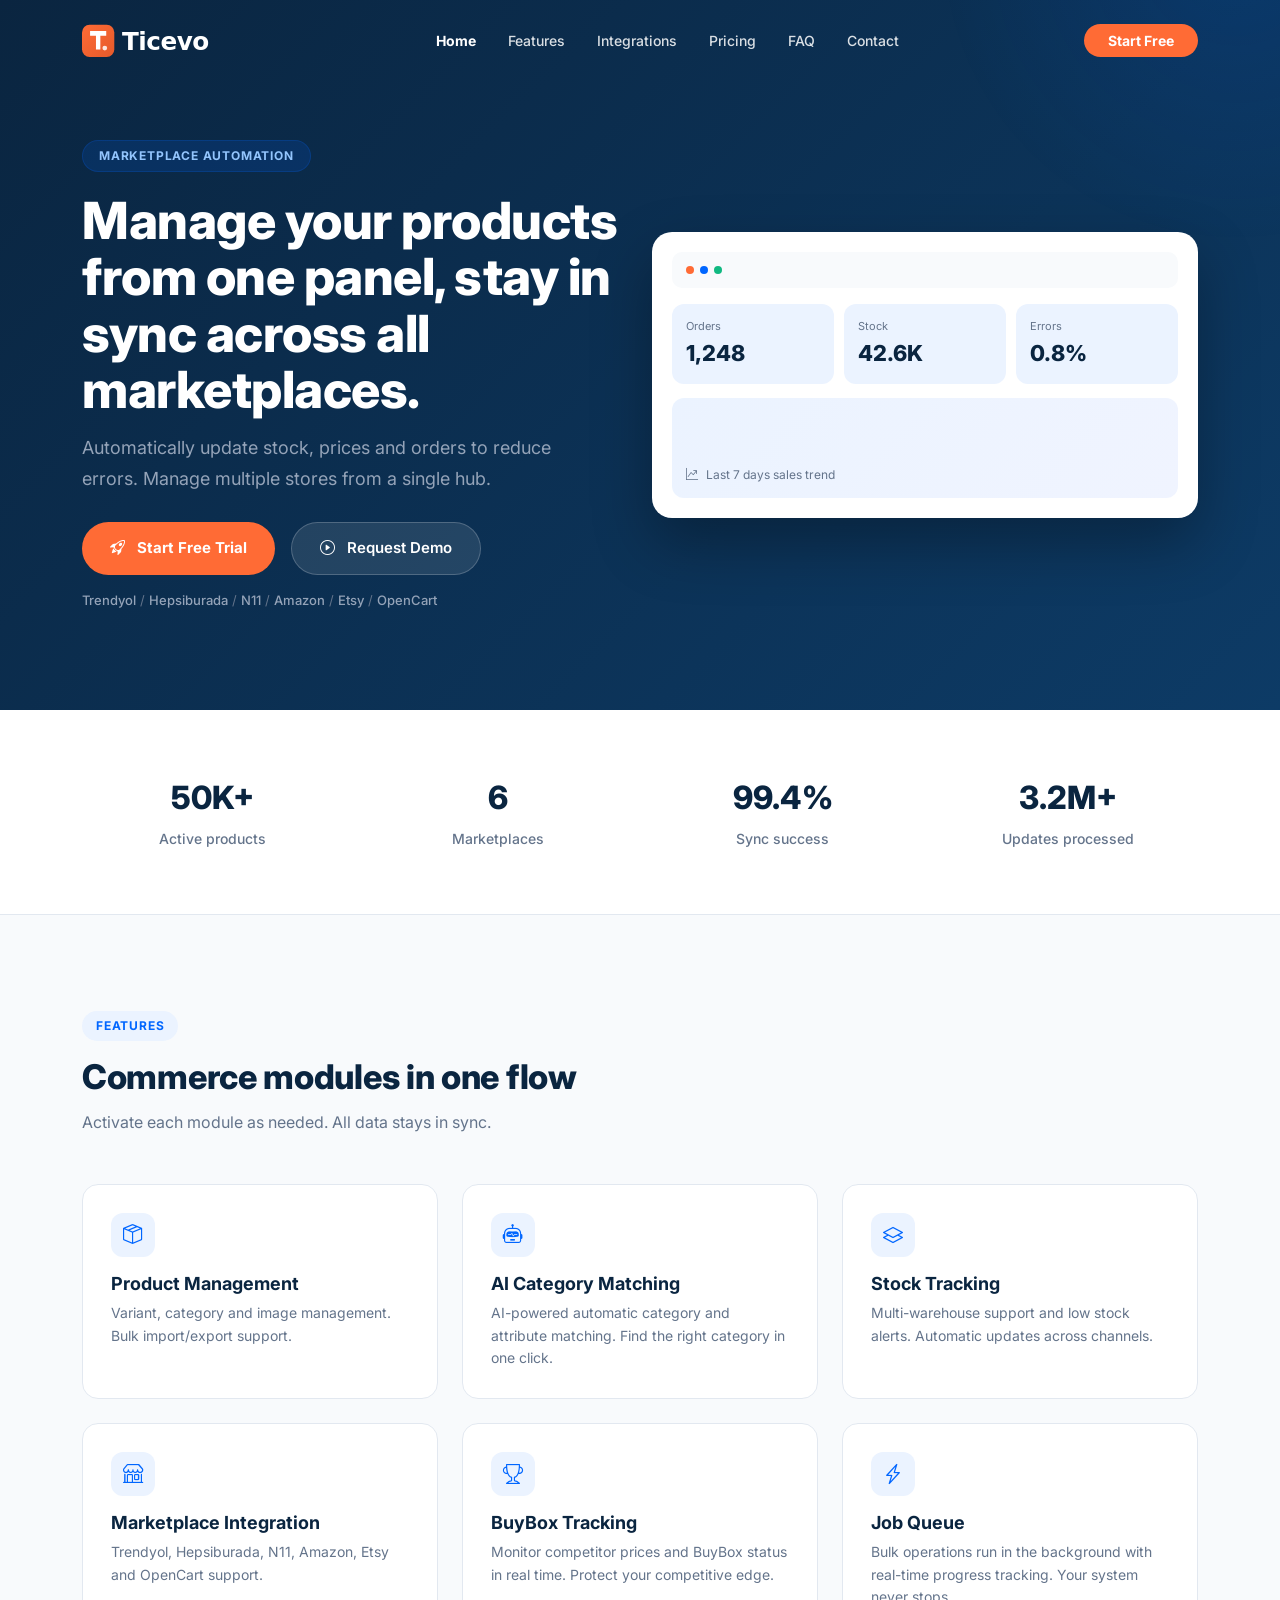
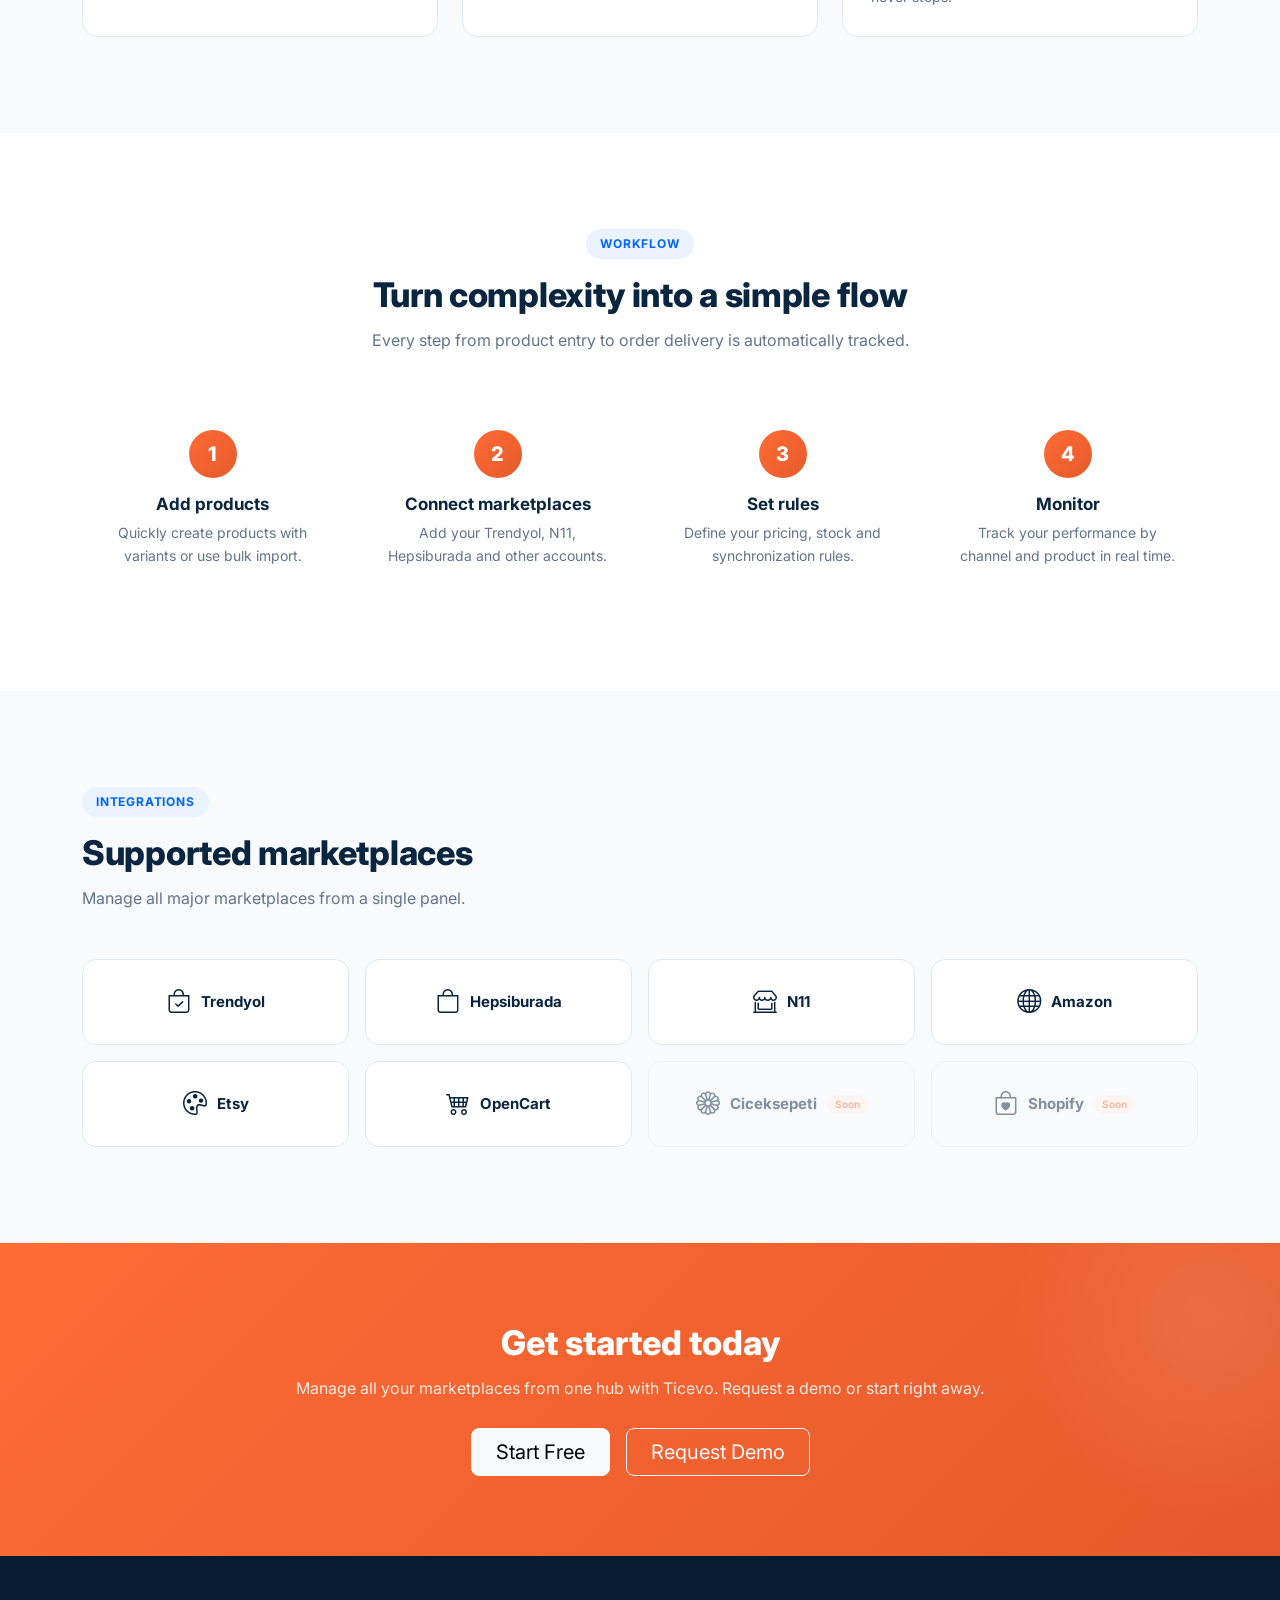
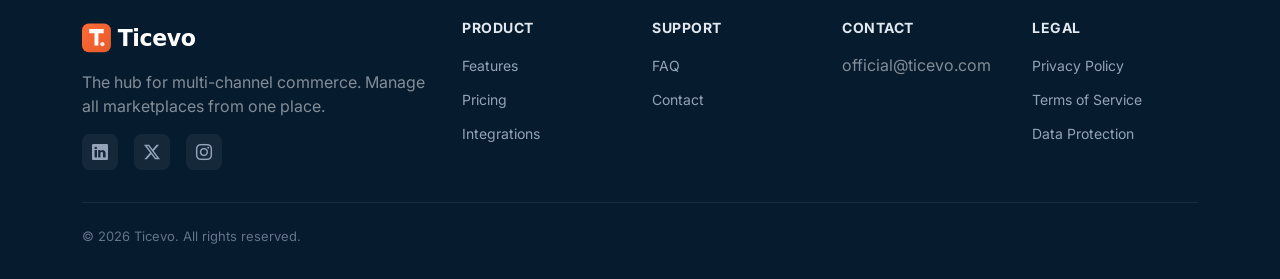
<file: index.html>
<!DOCTYPE html>
<html lang="en">
<head>
    <meta charset="utf-8" />
    <meta name="viewport" content="width=device-width, initial-scale=1.0" />
    <title>Ticevo - Marketplace Automation Platform</title>
    <meta name="description" content="Manage all your marketplaces from a single dashboard. Automated stock, price and order synchronization with Ticevo." />
    <meta property="og:site_name" content="Ticevo" />
    <meta property="og:title" content="Ticevo - Marketplace Automation Platform" />
    <meta property="og:description" content="Manage all your marketplaces from a single dashboard. Automated stock, price and order synchronization." />
    <meta property="og:type" content="website" />
    <meta property="og:url" content="https://ticevo.com" />
    <link rel="icon" href="/favicon.ico" sizes="32x32" />
    <link rel="icon" href="/favicon.svg" type="image/svg+xml" />
    <link rel="apple-touch-icon" href="/apple-touch-icon.png" />
    <link rel="manifest" href="/site.webmanifest" />
    <link rel="canonical" href="https://ticevo.com" />
    <link rel="preconnect" href="https://fonts.googleapis.com" />
    <link rel="preconnect" href="https://fonts.gstatic.com" crossorigin />
    <link href="https://fonts.googleapis.com/css2?family=Inter:wght@400;500;600;700;800&display=swap" rel="stylesheet" />
    <link href="https://cdn.jsdelivr.net/npm/bootstrap@5.3.3/dist/css/bootstrap.min.css" rel="stylesheet" />
    <link href="https://cdn.jsdelivr.net/npm/bootstrap-icons@1.11.3/font/bootstrap-icons.min.css" rel="stylesheet" />
    <link href="https://unpkg.com/aos@2.3.4/dist/aos.css" rel="stylesheet" />
    <link rel="stylesheet" href="css/site.css" />
</head>
<body>
    <a class="skip-link visually-hidden-focusable" href="#content">Skip to content</a>

    <nav class="navbar navbar-expand-lg fixed-top" id="mainNavbar">
        <div class="container">
            <a class="navbar-brand d-flex align-items-center gap-2" href="/">
<img src="/logo-white.svg" alt="Ticevo" class="navbar-logo" id="navbarLogo" height="38">
            </a>
            <button class="navbar-toggler border-0" type="button" data-bs-toggle="collapse" data-bs-target="#navbarNav" aria-controls="navbarNav" aria-expanded="false" aria-label="Toggle navigation">
                <span class="navbar-toggler-icon"></span>
            </button>
            <div class="collapse navbar-collapse" id="navbarNav">
                <ul class="navbar-nav mx-auto gap-1">
                    <li class="nav-item"><a class="nav-link active" href="/">Home</a></li>
                    <li class="nav-item"><a class="nav-link" href="features.html">Features</a></li>
                    <li class="nav-item"><a class="nav-link" href="integrations.html">Integrations</a></li>
                    <li class="nav-item"><a class="nav-link" href="pricing.html">Pricing</a></li>
                    <li class="nav-item"><a class="nav-link" href="faq.html">FAQ</a></li>
                    <li class="nav-item"><a class="nav-link" href="contact.html">Contact</a></li>
                </ul>
                <a class="btn btn-accent rounded-pill px-4 fw-bold" href="contact.html">Start Free</a>
            </div>
        </div>
    </nav>

    <main id="content" role="main">
        <!-- Hero -->
        <section class="hero">
            <div class="container">
                <div class="row align-items-center">
                    <div class="col-lg-6" data-aos="fade-up">
                        <span class="hero-badge">MARKETPLACE AUTOMATION</span>
                        <h1>Manage your products from one panel, stay in sync across all marketplaces.</h1>
                        <p class="hero-sub">Automatically update stock, prices and orders to reduce errors. Manage multiple stores from a single hub.</p>
                        <div class="d-flex gap-3 flex-wrap mb-3">
                            <a class="btn-hero-primary" href="contact.html"><i class="bi bi-rocket-takeoff me-1"></i> Start Free Trial</a>
                            <a class="btn-hero-secondary" href="contact.html"><i class="bi bi-play-circle me-1"></i> Request Demo</a>
                        </div>
                        <div class="hero-trust">
                            <span>Trendyol</span> / <span>Hepsiburada</span> / <span>N11</span> / <span>Amazon</span> / <span>Etsy</span> / <span>OpenCart</span>
                        </div>
                    </div>
                    <div class="col-lg-6 mt-4 mt-lg-0" data-aos="fade-left" data-aos-delay="200">
                        <div class="mock-card">
                            <div class="mock-top">
                                <span class="dot orange"></span>
                                <span class="dot blue"></span>
                                <span class="dot green"></span>
                            </div>
                            <div class="mock-stats">
                                <div class="mock-stat"><small>Orders</small><strong>1,248</strong></div>
                                <div class="mock-stat"><small>Stock</small><strong>42.6K</strong></div>
                                <div class="mock-stat"><small>Errors</small><strong>0.8%</strong></div>
                            </div>
                            <div class="mock-chart">
                                <i class="bi bi-graph-up-arrow me-2"></i> Last 7 days sales trend
                            </div>
                        </div>
                    </div>
                </div>
            </div>
        </section>

        <!-- Stats Strip -->
        <section class="stats-strip">
            <div class="container">
                <div class="row">
                    <div class="col-6 col-md-3" data-aos="fade-up"><div class="stat-item"><strong>50K+</strong><span>Active products</span></div></div>
                    <div class="col-6 col-md-3" data-aos="fade-up" data-aos-delay="100"><div class="stat-item"><strong>6</strong><span>Marketplaces</span></div></div>
                    <div class="col-6 col-md-3" data-aos="fade-up" data-aos-delay="200"><div class="stat-item"><strong>99.4%</strong><span>Sync success</span></div></div>
                    <div class="col-6 col-md-3" data-aos="fade-up" data-aos-delay="300"><div class="stat-item"><strong>3.2M+</strong><span>Updates processed</span></div></div>
                </div>
            </div>
        </section>

        <!-- Features Grid -->
        <section class="section section-alt">
            <div class="container">
                <span class="section-badge">FEATURES</span>
                <h2 class="section-title">Commerce modules in one flow</h2>
                <p class="section-sub">Activate each module as needed. All data stays in sync.</p>
                <div class="row g-4">
                    <div class="col-md-6 col-lg-4" data-aos="fade-up">
                        <div class="feature-card"><div class="icon-pill"><i class="bi bi-box-seam"></i></div><h3>Product Management</h3><p>Variant, category and image management. Bulk import/export support.</p></div>
                    </div>
                    <div class="col-md-6 col-lg-4" data-aos="fade-up" data-aos-delay="100">
                        <div class="feature-card"><div class="icon-pill"><i class="bi bi-robot"></i></div><h3>AI Category Matching</h3><p>AI-powered automatic category and attribute matching. Find the right category in one click.</p></div>
                    </div>
                    <div class="col-md-6 col-lg-4" data-aos="fade-up" data-aos-delay="200">
                        <div class="feature-card"><div class="icon-pill"><i class="bi bi-layers"></i></div><h3>Stock Tracking</h3><p>Multi-warehouse support and low stock alerts. Automatic updates across channels.</p></div>
                    </div>
                    <div class="col-md-6 col-lg-4" data-aos="fade-up" data-aos-delay="300">
                        <div class="feature-card"><div class="icon-pill"><i class="bi bi-shop"></i></div><h3>Marketplace Integration</h3><p>Trendyol, Hepsiburada, N11, Amazon, Etsy and OpenCart support.</p></div>
                    </div>
                    <div class="col-md-6 col-lg-4" data-aos="fade-up" data-aos-delay="400">
                        <div class="feature-card"><div class="icon-pill"><i class="bi bi-trophy"></i></div><h3>BuyBox Tracking</h3><p>Monitor competitor prices and BuyBox status in real time. Protect your competitive edge.</p></div>
                    </div>
                    <div class="col-md-6 col-lg-4" data-aos="fade-up" data-aos-delay="500">
                        <div class="feature-card"><div class="icon-pill"><i class="bi bi-lightning-charge"></i></div><h3>Job Queue</h3><p>Bulk operations run in the background with real-time progress tracking. Your system never stops.</p></div>
                    </div>
                </div>
            </div>
        </section>

        <!-- Workflow -->
        <section class="section">
            <div class="container">
                <div class="text-center mb-5">
                    <span class="section-badge">WORKFLOW</span>
                    <h2 class="section-title">Turn complexity into a simple flow</h2>
                    <p class="section-sub text-center">Every step from product entry to order delivery is automatically tracked.</p>
                </div>
                <div class="row g-4">
                    <div class="col-6 col-lg-3" data-aos="fade-up"><div class="step-card"><div class="step-number">1</div><h3>Add products</h3><p>Quickly create products with variants or use bulk import.</p></div></div>
                    <div class="col-6 col-lg-3" data-aos="fade-up" data-aos-delay="100"><div class="step-card"><div class="step-number">2</div><h3>Connect marketplaces</h3><p>Add your Trendyol, N11, Hepsiburada and other accounts.</p></div></div>
                    <div class="col-6 col-lg-3" data-aos="fade-up" data-aos-delay="200"><div class="step-card"><div class="step-number">3</div><h3>Set rules</h3><p>Define your pricing, stock and synchronization rules.</p></div></div>
                    <div class="col-6 col-lg-3" data-aos="fade-up" data-aos-delay="300"><div class="step-card"><div class="step-number">4</div><h3>Monitor</h3><p>Track your performance by channel and product in real time.</p></div></div>
                </div>
            </div>
        </section>

        <!-- Integrations Preview -->
        <section class="section section-alt">
            <div class="container">
                <span class="section-badge">INTEGRATIONS</span>
                <h2 class="section-title">Supported marketplaces</h2>
                <p class="section-sub">Manage all major marketplaces from a single panel.</p>
                <div class="row g-3">
                    <div class="col-6 col-md-4 col-lg-3" data-aos="fade-up"><div class="logo-card"><i class="bi bi-bag-check"></i> Trendyol</div></div>
                    <div class="col-6 col-md-4 col-lg-3" data-aos="fade-up" data-aos-delay="50"><div class="logo-card"><i class="bi bi-bag"></i> Hepsiburada</div></div>
                    <div class="col-6 col-md-4 col-lg-3" data-aos="fade-up" data-aos-delay="100"><div class="logo-card"><i class="bi bi-shop-window"></i> N11</div></div>
                    <div class="col-6 col-md-4 col-lg-3" data-aos="fade-up" data-aos-delay="150"><div class="logo-card"><i class="bi bi-globe"></i> Amazon</div></div>
                    <div class="col-6 col-md-4 col-lg-3" data-aos="fade-up" data-aos-delay="200"><div class="logo-card"><i class="bi bi-palette"></i> Etsy</div></div>
                    <div class="col-6 col-md-4 col-lg-3" data-aos="fade-up" data-aos-delay="250"><div class="logo-card"><i class="bi bi-cart4"></i> OpenCart</div></div>
                    <div class="col-6 col-md-4 col-lg-3" data-aos="fade-up" data-aos-delay="300"><div class="logo-card coming-soon"><i class="bi bi-flower1"></i> Ciceksepeti <span class="coming-soon-badge">Soon</span></div></div>
                    <div class="col-6 col-md-4 col-lg-3" data-aos="fade-up" data-aos-delay="350"><div class="logo-card coming-soon"><i class="bi bi-bag-heart"></i> Shopify <span class="coming-soon-badge">Soon</span></div></div>
                </div>
            </div>
        </section>

        <!-- CTA -->
        <section class="cta-section">
            <div class="container text-center" data-aos="fade-up">
                <h2>Get started today</h2>
                <p>Manage all your marketplaces from one hub with Ticevo. Request a demo or start right away.</p>
                <div class="d-flex gap-3 justify-content-center flex-wrap">
                    <a class="btn btn-light btn-lg px-4" href="contact.html">Start Free</a>
                    <a class="btn btn-outline-light btn-lg px-4" href="contact.html">Request Demo</a>
                </div>
            </div>
        </section>
    </main>

    <!-- Footer -->
    <footer class="site-footer">
        <div class="container">
            <div class="row g-4">
                <div class="col-lg-4 col-md-6">
                    <div class="d-flex align-items-center gap-2 mb-3">
                        <img src="/logo-white.svg" alt="Ticevo" class="footer-logo" height="34">
                    </div>
                    <p class="text-white-50 mb-3">The hub for multi-channel commerce. Manage all marketplaces from one place.</p>
                    <div class="d-flex gap-3">
                        <a href="https://www.linkedin.com" target="_blank" rel="noopener" class="footer-social" aria-label="LinkedIn"><i class="bi bi-linkedin"></i></a>
                        <a href="https://twitter.com" target="_blank" rel="noopener" class="footer-social" aria-label="X"><i class="bi bi-twitter-x"></i></a>
                        <a href="https://www.instagram.com" target="_blank" rel="noopener" class="footer-social" aria-label="Instagram"><i class="bi bi-instagram"></i></a>
                    </div>
                </div>
                <div class="col-6 col-md-3 col-lg-2">
                    <h6 class="footer-title">Product</h6>
                    <ul class="footer-links">
                        <li><a href="features.html">Features</a></li>
                        <li><a href="pricing.html">Pricing</a></li>
                        <li><a href="integrations.html">Integrations</a></li>
                    </ul>
                </div>
                <div class="col-6 col-md-3 col-lg-2">
                    <h6 class="footer-title">Support</h6>
                    <ul class="footer-links">
                        <li><a href="faq.html">FAQ</a></li>
                        <li><a href="contact.html">Contact</a></li>
                    </ul>
                </div>
                <div class="col-6 col-md-3 col-lg-2">
                    <h6 class="footer-title">Contact</h6>
                    <ul class="footer-links">
                        <li><span class="text-white-50">official@ticevo.com</span></li>
                    </ul>
                </div>
                <div class="col-6 col-md-3 col-lg-2">
                    <h6 class="footer-title">Legal</h6>
                    <ul class="footer-links">
                        <li><a href="privacy.html">Privacy Policy</a></li>
                        <li><a href="terms.html">Terms of Service</a></li>
                        <li><a href="privacy.html#data-protection">Data Protection</a></li>
                    </ul>
                </div>
            </div>
            <hr class="footer-divider" />
            <div class="footer-bottom">&copy; 2026 Ticevo. All rights reserved.</div>
        </div>
    </footer>

    <script src="https://cdn.jsdelivr.net/npm/bootstrap@5.3.3/dist/js/bootstrap.bundle.min.js"></script>
    <script src="https://unpkg.com/aos@2.3.4/dist/aos.js"></script>
    <script src="js/site.js"></script>
</body>
</html>
</file>
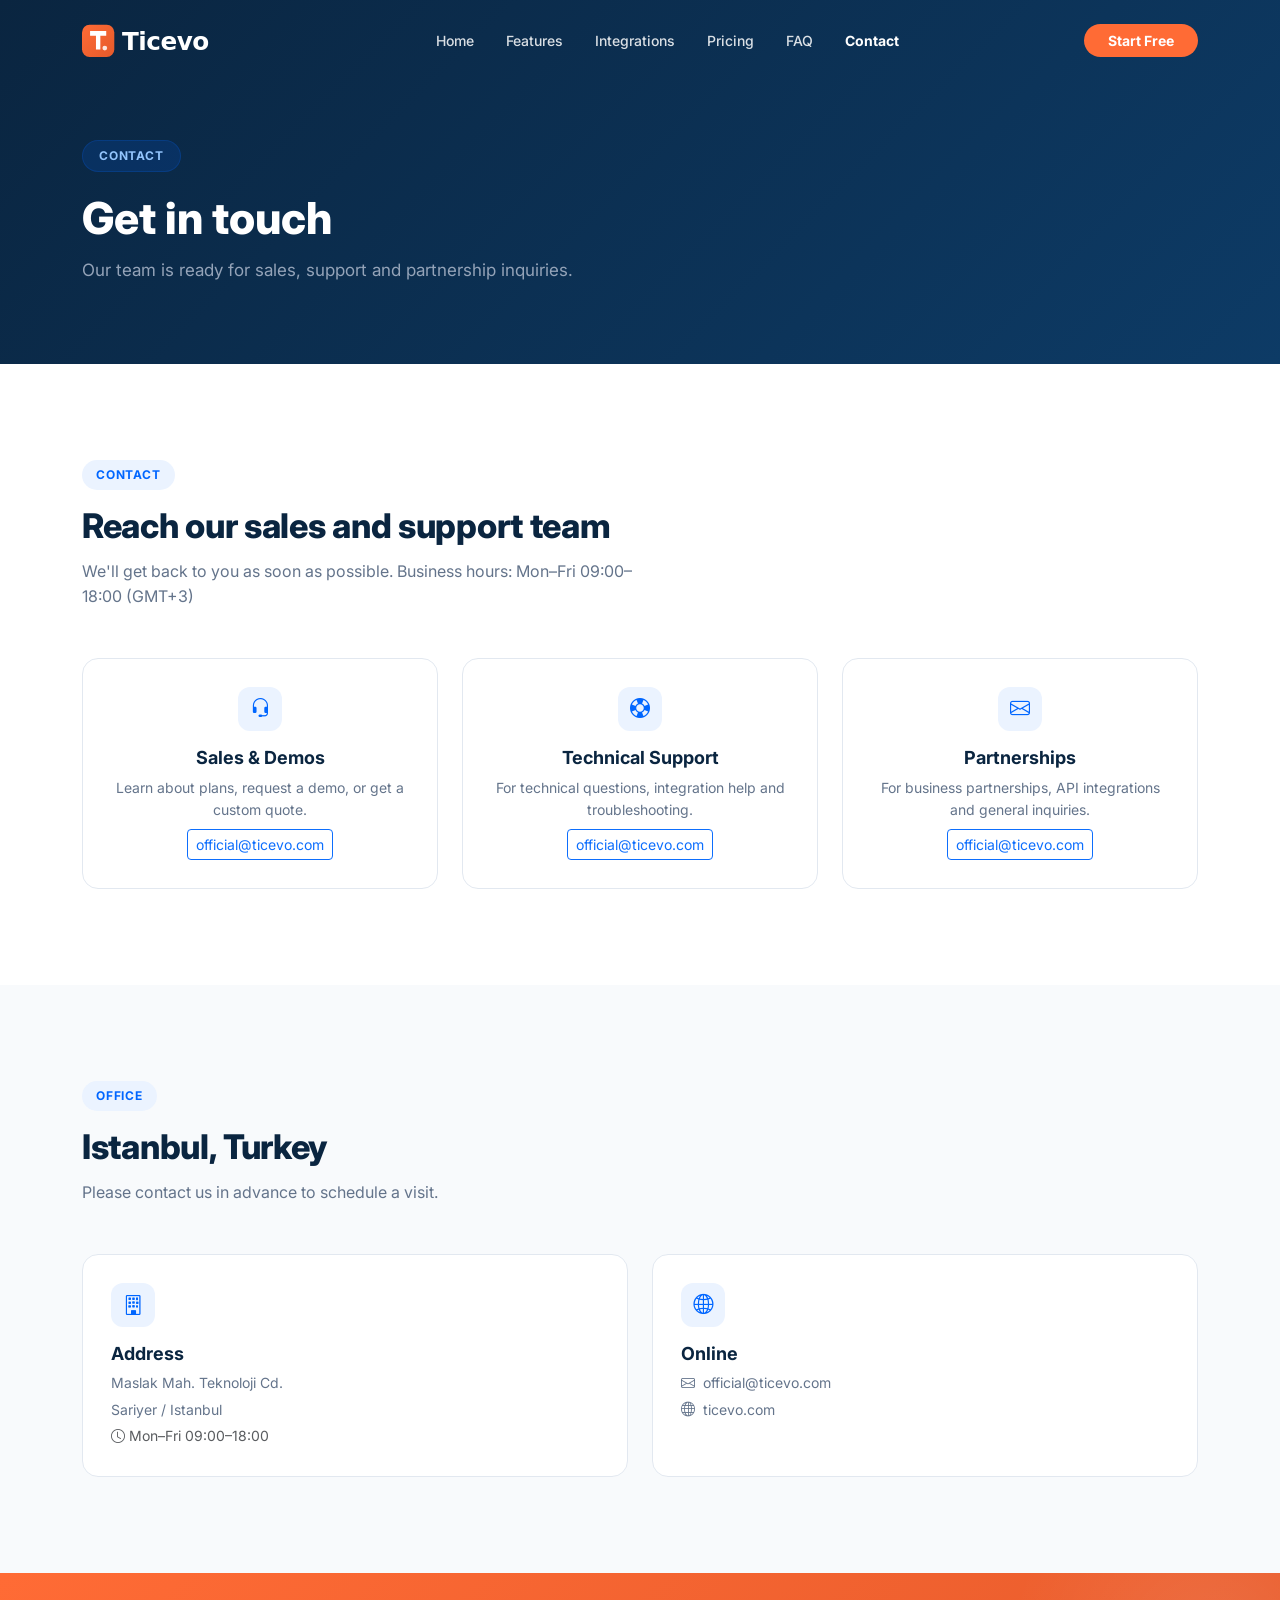
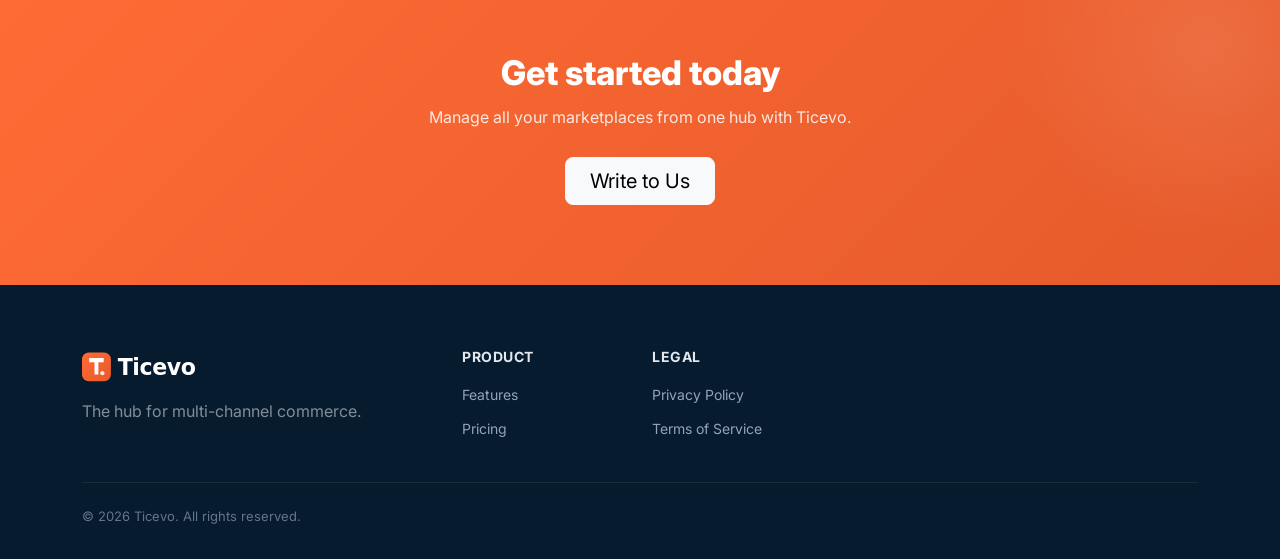
<file: contact.html>
<!DOCTYPE html>
<html lang="en">
<head>
    <meta charset="utf-8" />
    <meta name="viewport" content="width=device-width, initial-scale=1.0" />
    <title>Contact - Ticevo</title>
    <meta name="description" content="Reach out to the Ticevo sales and support team." />
    <link rel="icon" href="/favicon.ico" sizes="32x32" />
    <link rel="icon" href="/favicon.svg" type="image/svg+xml" />
    <link rel="apple-touch-icon" href="/apple-touch-icon.png" />
    <link rel="manifest" href="/site.webmanifest" />
    <link rel="canonical" href="https://ticevo.com/contact.html" />
    <link rel="preconnect" href="https://fonts.googleapis.com" />
    <link rel="preconnect" href="https://fonts.gstatic.com" crossorigin />
    <link href="https://fonts.googleapis.com/css2?family=Inter:wght@400;500;600;700;800&display=swap" rel="stylesheet" />
    <link href="https://cdn.jsdelivr.net/npm/bootstrap@5.3.3/dist/css/bootstrap.min.css" rel="stylesheet" />
    <link href="https://cdn.jsdelivr.net/npm/bootstrap-icons@1.11.3/font/bootstrap-icons.min.css" rel="stylesheet" />
    <link href="https://unpkg.com/aos@2.3.4/dist/aos.css" rel="stylesheet" />
    <link rel="stylesheet" href="css/site.css" />
</head>
<body>
    <nav class="navbar navbar-expand-lg fixed-top" id="mainNavbar">
        <div class="container">
            <a class="navbar-brand d-flex align-items-center gap-2" href="/"><img src="/logo-white.svg" alt="Ticevo" class="navbar-logo" id="navbarLogo" height="38"></a>
            <button class="navbar-toggler border-0" type="button" data-bs-toggle="collapse" data-bs-target="#navbarNav"><span class="navbar-toggler-icon"></span></button>
            <div class="collapse navbar-collapse" id="navbarNav">
                <ul class="navbar-nav mx-auto gap-1">
                    <li class="nav-item"><a class="nav-link" href="/">Home</a></li>
                    <li class="nav-item"><a class="nav-link" href="features.html">Features</a></li>
                    <li class="nav-item"><a class="nav-link" href="integrations.html">Integrations</a></li>
                    <li class="nav-item"><a class="nav-link" href="pricing.html">Pricing</a></li>
                    <li class="nav-item"><a class="nav-link" href="faq.html">FAQ</a></li>
                    <li class="nav-item"><a class="nav-link active" href="contact.html">Contact</a></li>
                </ul>
                <a class="btn btn-accent rounded-pill px-4 fw-bold" href="contact.html">Start Free</a>
            </div>
        </div>
    </nav>

    <main id="content">
        <section class="page-hero">
            <div class="container" data-aos="fade-up">
                <span class="hero-badge">CONTACT</span>
                <h1>Get in touch</h1>
                <p>Our team is ready for sales, support and partnership inquiries.</p>
            </div>
        </section>

        <section class="section">
            <div class="container">
                <span class="section-badge">CONTACT</span>
                <h2 class="section-title">Reach our sales and support team</h2>
                <p class="section-sub">We'll get back to you as soon as possible. Business hours: Mon&ndash;Fri 09:00&ndash;18:00 (GMT+3)</p>
                <div class="row g-4">
                    <div class="col-md-4" data-aos="fade-up">
                        <div class="feature-card text-center">
                            <div class="icon-pill"><i class="bi bi-headset"></i></div>
                            <h3>Sales &amp; Demos</h3>
                            <p>Learn about plans, request a demo, or get a custom quote.</p>
                            <a href="mailto:official@ticevo.com" class="btn btn-sm btn-outline-primary mt-2">official@ticevo.com</a>
                        </div>
                    </div>
                    <div class="col-md-4" data-aos="fade-up" data-aos-delay="100">
                        <div class="feature-card text-center">
                            <div class="icon-pill"><i class="bi bi-life-preserver"></i></div>
                            <h3>Technical Support</h3>
                            <p>For technical questions, integration help and troubleshooting.</p>
                            <a href="mailto:official@ticevo.com" class="btn btn-sm btn-outline-primary mt-2">official@ticevo.com</a>
                        </div>
                    </div>
                    <div class="col-md-4" data-aos="fade-up" data-aos-delay="200">
                        <div class="feature-card text-center">
                            <div class="icon-pill"><i class="bi bi-envelope"></i></div>
                            <h3>Partnerships</h3>
                            <p>For business partnerships, API integrations and general inquiries.</p>
                            <a href="mailto:official@ticevo.com" class="btn btn-sm btn-outline-primary mt-2">official@ticevo.com</a>
                        </div>
                    </div>
                </div>
            </div>
        </section>

        <section class="section section-alt">
            <div class="container">
                <span class="section-badge">OFFICE</span>
                <h2 class="section-title">Istanbul, Turkey</h2>
                <p class="section-sub">Please contact us in advance to schedule a visit.</p>
                <div class="row g-4" data-aos="fade-up">
                    <div class="col-md-6">
                        <div class="feature-card">
                            <div class="icon-pill mb-3"><i class="bi bi-building"></i></div>
                            <h3>Address</h3>
                            <p class="mb-1">Maslak Mah. Teknoloji Cd.</p>
                            <p class="mb-1">Sariyer / Istanbul</p>
                            <p class="mb-0 text-muted"><i class="bi bi-clock me-1"></i>Mon&ndash;Fri 09:00&ndash;18:00</p>
                        </div>
                    </div>
                    <div class="col-md-6">
                        <div class="feature-card">
                            <div class="icon-pill mb-3"><i class="bi bi-globe2"></i></div>
                            <h3>Online</h3>
                            <p class="mb-1"><i class="bi bi-envelope me-2"></i>official@ticevo.com</p>
                            <p class="mb-0"><i class="bi bi-globe me-2"></i>ticevo.com</p>
                        </div>
                    </div>
                </div>
            </div>
        </section>

        <!-- CTA -->
        <section class="cta-section">
            <div class="container text-center" data-aos="fade-up">
                <h2>Get started today</h2>
                <p>Manage all your marketplaces from one hub with Ticevo.</p>
                <a class="btn btn-light btn-lg px-4" href="mailto:official@ticevo.com">Write to Us</a>
            </div>
        </section>
    </main>

    <footer class="site-footer">
        <div class="container">
            <div class="row g-4">
                <div class="col-lg-4 col-md-6">
                    <div class="d-flex align-items-center gap-2 mb-3"><img src="/logo-white.svg" alt="Ticevo" class="footer-logo" height="34"></div>
                    <p class="text-white-50 mb-3">The hub for multi-channel commerce.</p>
                </div>
                <div class="col-6 col-md-3 col-lg-2">
                    <h6 class="footer-title">Product</h6>
                    <ul class="footer-links"><li><a href="features.html">Features</a></li><li><a href="pricing.html">Pricing</a></li></ul>
                </div>
                <div class="col-6 col-md-3 col-lg-2">
                    <h6 class="footer-title">Legal</h6>
                    <ul class="footer-links"><li><a href="privacy.html">Privacy Policy</a></li><li><a href="terms.html">Terms of Service</a></li></ul>
                </div>
            </div>
            <hr class="footer-divider" />
            <div class="footer-bottom">&copy; 2026 Ticevo. All rights reserved.</div>
        </div>
    </footer>

    <script src="https://cdn.jsdelivr.net/npm/bootstrap@5.3.3/dist/js/bootstrap.bundle.min.js"></script>
    <script src="https://unpkg.com/aos@2.3.4/dist/aos.js"></script>
    <script src="js/site.js"></script>
</body>
</html>
</file>
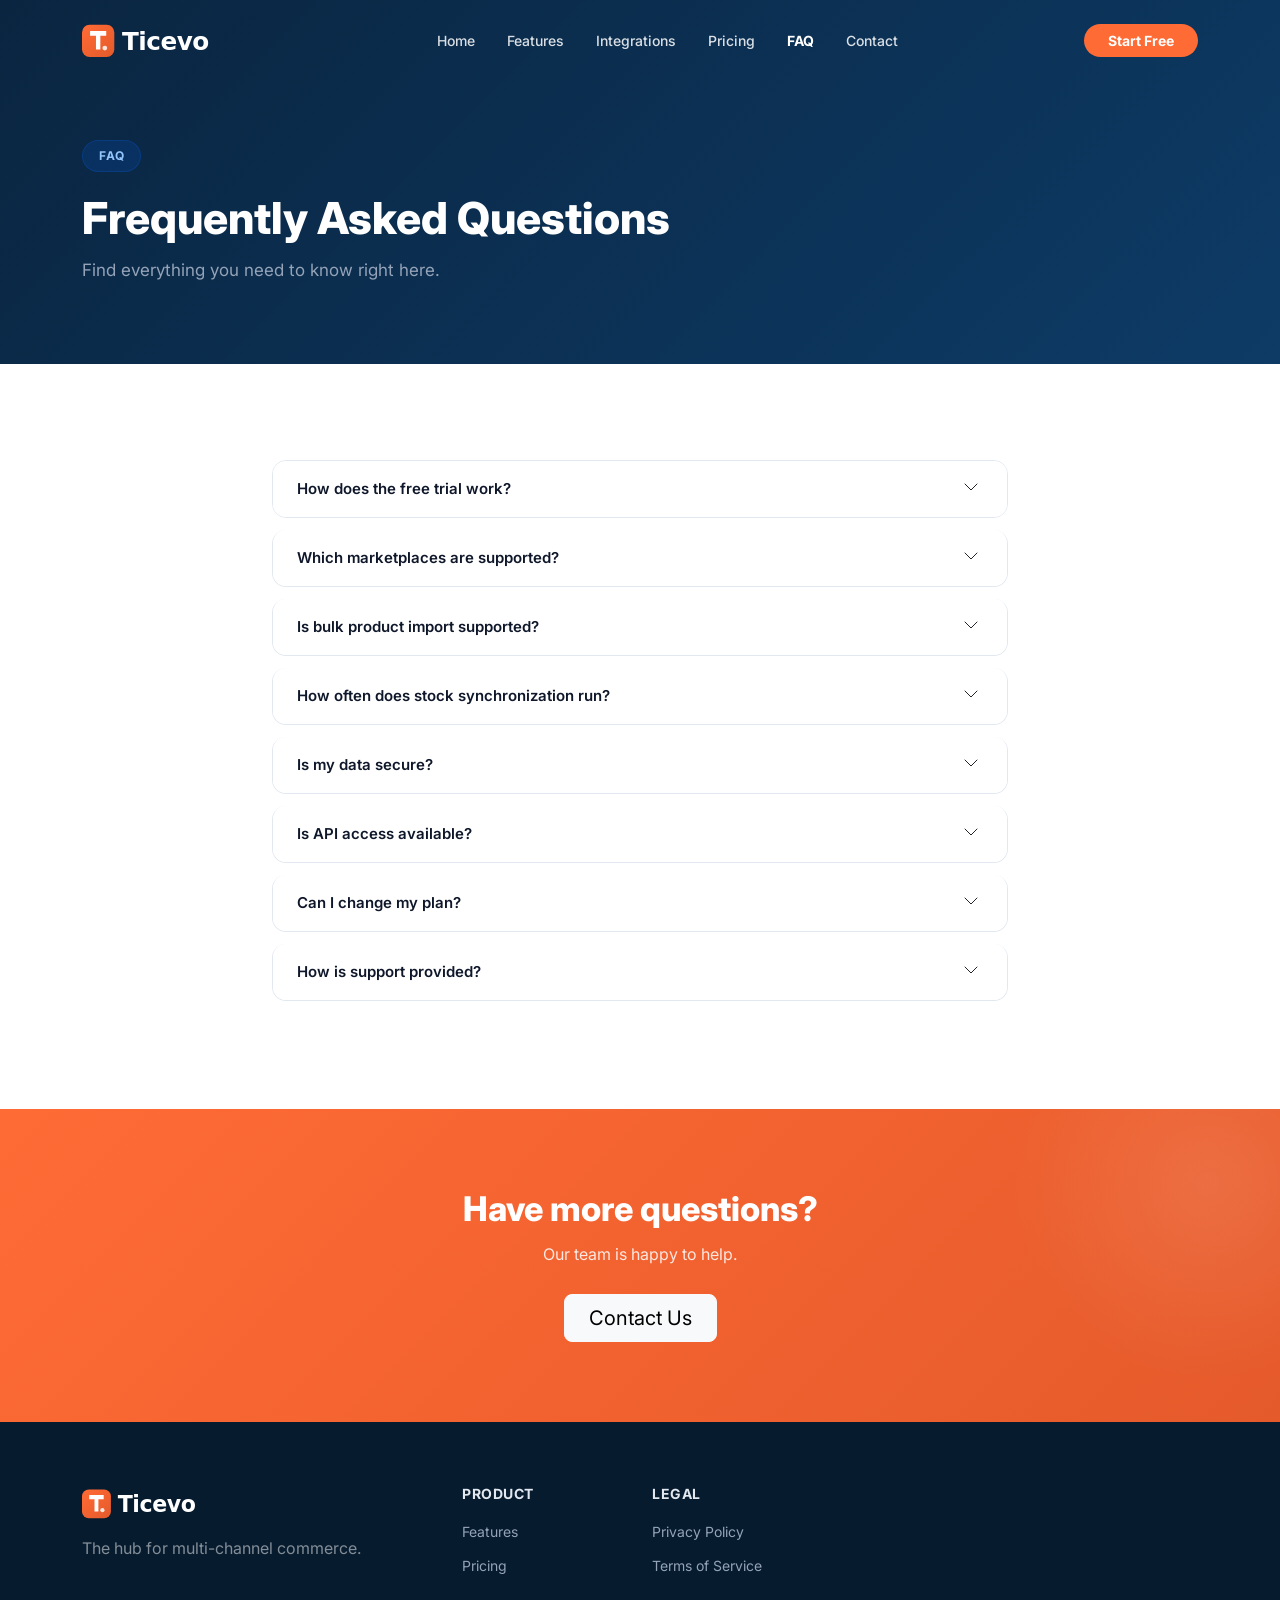
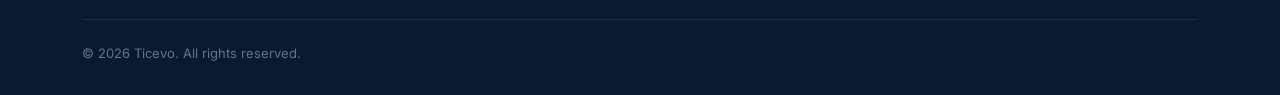
<file: faq.html>
<!DOCTYPE html>
<html lang="en">
<head>
    <meta charset="utf-8" />
    <meta name="viewport" content="width=device-width, initial-scale=1.0" />
    <title>FAQ - Ticevo</title>
    <meta name="description" content="Frequently asked questions about Ticevo and their answers." />
    <link rel="icon" href="/favicon.ico" sizes="32x32" />
    <link rel="icon" href="/favicon.svg" type="image/svg+xml" />
    <link rel="apple-touch-icon" href="/apple-touch-icon.png" />
    <link rel="manifest" href="/site.webmanifest" />
    <link rel="canonical" href="https://ticevo.com/faq.html" />
    <link rel="preconnect" href="https://fonts.googleapis.com" /><link rel="preconnect" href="https://fonts.gstatic.com" crossorigin />
    <link href="https://fonts.googleapis.com/css2?family=Inter:wght@400;500;600;700;800&display=swap" rel="stylesheet" />
    <link href="https://cdn.jsdelivr.net/npm/bootstrap@5.3.3/dist/css/bootstrap.min.css" rel="stylesheet" />
    <link href="https://cdn.jsdelivr.net/npm/bootstrap-icons@1.11.3/font/bootstrap-icons.min.css" rel="stylesheet" />
    <link href="https://unpkg.com/aos@2.3.4/dist/aos.css" rel="stylesheet" />
    <link rel="stylesheet" href="css/site.css" />
</head>
<body>
    <nav class="navbar navbar-expand-lg fixed-top" id="mainNavbar">
        <div class="container">
            <a class="navbar-brand d-flex align-items-center gap-2" href="/"><img src="/logo-white.svg" alt="Ticevo" class="navbar-logo" id="navbarLogo" height="38"></a>
            <button class="navbar-toggler border-0" type="button" data-bs-toggle="collapse" data-bs-target="#navbarNav"><span class="navbar-toggler-icon"></span></button>
            <div class="collapse navbar-collapse" id="navbarNav">
                <ul class="navbar-nav mx-auto gap-1">
                    <li class="nav-item"><a class="nav-link" href="/">Home</a></li>
                    <li class="nav-item"><a class="nav-link" href="features.html">Features</a></li>
                    <li class="nav-item"><a class="nav-link" href="integrations.html">Integrations</a></li>
                    <li class="nav-item"><a class="nav-link" href="pricing.html">Pricing</a></li>
                    <li class="nav-item"><a class="nav-link active" href="faq.html">FAQ</a></li>
                    <li class="nav-item"><a class="nav-link" href="contact.html">Contact</a></li>
                </ul>
                <a class="btn btn-accent rounded-pill px-4 fw-bold" href="contact.html">Start Free</a>
            </div>
        </div>
    </nav>

    <main id="content">
        <section class="page-hero">
            <div class="container" data-aos="fade-up">
                <span class="hero-badge">FAQ</span>
                <h1>Frequently Asked Questions</h1>
                <p>Find everything you need to know right here.</p>
            </div>
        </section>

        <section class="section">
            <div class="container">
                <div class="row justify-content-center">
                    <div class="col-lg-8">
                        <div class="accordion" id="faqAccordion">
                            <div class="accordion-item" data-aos="fade-up">
                                <h2 class="accordion-header"><button class="accordion-button collapsed" type="button" data-bs-toggle="collapse" data-bs-target="#faq1">How does the free trial work?</button></h2>
                                <div id="faq1" class="accordion-collapse collapse" data-bs-parent="#faqAccordion"><div class="accordion-body">You can test all features with a 2-day free trial. No credit card required during the trial period.</div></div>
                            </div>
                            <div class="accordion-item" data-aos="fade-up" data-aos-delay="50">
                                <h2 class="accordion-header"><button class="accordion-button collapsed" type="button" data-bs-toggle="collapse" data-bs-target="#faq2">Which marketplaces are supported?</button></h2>
                                <div id="faq2" class="accordion-collapse collapse" data-bs-parent="#faqAccordion"><div class="accordion-body">Trendyol, Hepsiburada, N11, Amazon, Etsy and OpenCart integrations are actively supported. Ciceksepeti and Shopify are coming soon.</div></div>
                            </div>
                            <div class="accordion-item" data-aos="fade-up" data-aos-delay="100">
                                <h2 class="accordion-header"><button class="accordion-button collapsed" type="button" data-bs-toggle="collapse" data-bs-target="#faq3">Is bulk product import supported?</button></h2>
                                <div id="faq3" class="accordion-collapse collapse" data-bs-parent="#faqAccordion"><div class="accordion-body">Yes, you can bulk import products via Excel files. You can import all product information including variants, categories and images.</div></div>
                            </div>
                            <div class="accordion-item" data-aos="fade-up" data-aos-delay="150">
                                <h2 class="accordion-header"><button class="accordion-button collapsed" type="button" data-bs-toggle="collapse" data-bs-target="#faq4">How often does stock synchronization run?</button></h2>
                                <div id="faq4" class="accordion-collapse collapse" data-bs-parent="#faqAccordion"><div class="accordion-body">Sync frequency depends on your plan. The Starter plan syncs every 15 minutes, Professional every 5 minutes, and Enterprise every 1 minute.</div></div>
                            </div>
                            <div class="accordion-item" data-aos="fade-up" data-aos-delay="200">
                                <h2 class="accordion-header"><button class="accordion-button collapsed" type="button" data-bs-toggle="collapse" data-bs-target="#faq5">Is my data secure?</button></h2>
                                <div id="faq5" class="accordion-collapse collapse" data-bs-parent="#faqAccordion"><div class="accordion-body">Yes. All data transmission is encrypted with TLS/SSL. Passwords are hashed using industry-standard algorithms. Multi-tenant architecture ensures your data is fully isolated. We are GDPR and KVKK compliant.</div></div>
                            </div>
                            <div class="accordion-item" data-aos="fade-up" data-aos-delay="250">
                                <h2 class="accordion-header"><button class="accordion-button collapsed" type="button" data-bs-toggle="collapse" data-bs-target="#faq6">Is API access available?</button></h2>
                                <div id="faq6" class="accordion-collapse collapse" data-bs-parent="#faqAccordion"><div class="accordion-body">REST API access is available on Professional and Enterprise plans. You can integrate Ticevo with your own applications.</div></div>
                            </div>
                            <div class="accordion-item" data-aos="fade-up" data-aos-delay="300">
                                <h2 class="accordion-header"><button class="accordion-button collapsed" type="button" data-bs-toggle="collapse" data-bs-target="#faq7">Can I change my plan?</button></h2>
                                <div id="faq7" class="accordion-collapse collapse" data-bs-parent="#faqAccordion"><div class="accordion-body">Yes, you can upgrade to a higher plan at any time. The price difference is prorated accordingly.</div></div>
                            </div>
                            <div class="accordion-item" data-aos="fade-up" data-aos-delay="350">
                                <h2 class="accordion-header"><button class="accordion-button collapsed" type="button" data-bs-toggle="collapse" data-bs-target="#faq8">How is support provided?</button></h2>
                                <div id="faq8" class="accordion-collapse collapse" data-bs-parent="#faqAccordion"><div class="accordion-body">Email support is available on all plans. Professional plans include priority support, and Enterprise plans offer 24/7 support.</div></div>
                            </div>
                        </div>
                    </div>
                </div>
            </div>
        </section>

        <section class="cta-section">
            <div class="container text-center" data-aos="fade-up">
                <h2>Have more questions?</h2>
                <p>Our team is happy to help.</p>
                <a class="btn btn-light btn-lg px-4" href="contact.html">Contact Us</a>
            </div>
        </section>
    </main>

    <footer class="site-footer">
        <div class="container">
            <div class="row g-4">
                <div class="col-lg-4"><div class="d-flex align-items-center gap-2 mb-3"><img src="/logo-white.svg" alt="Ticevo" class="footer-logo" height="34"></div><p class="text-white-50">The hub for multi-channel commerce.</p></div>
                <div class="col-6 col-lg-2"><h6 class="footer-title">Product</h6><ul class="footer-links"><li><a href="features.html">Features</a></li><li><a href="pricing.html">Pricing</a></li></ul></div>
                <div class="col-6 col-lg-2"><h6 class="footer-title">Legal</h6><ul class="footer-links"><li><a href="privacy.html">Privacy Policy</a></li><li><a href="terms.html">Terms of Service</a></li></ul></div>
            </div>
            <hr class="footer-divider" /><div class="footer-bottom">&copy; 2026 Ticevo. All rights reserved.</div>
        </div>
    </footer>
    <script src="https://cdn.jsdelivr.net/npm/bootstrap@5.3.3/dist/js/bootstrap.bundle.min.js"></script>
    <script src="https://unpkg.com/aos@2.3.4/dist/aos.js"></script>
    <script src="js/site.js"></script>
</body>
</html>
</file>
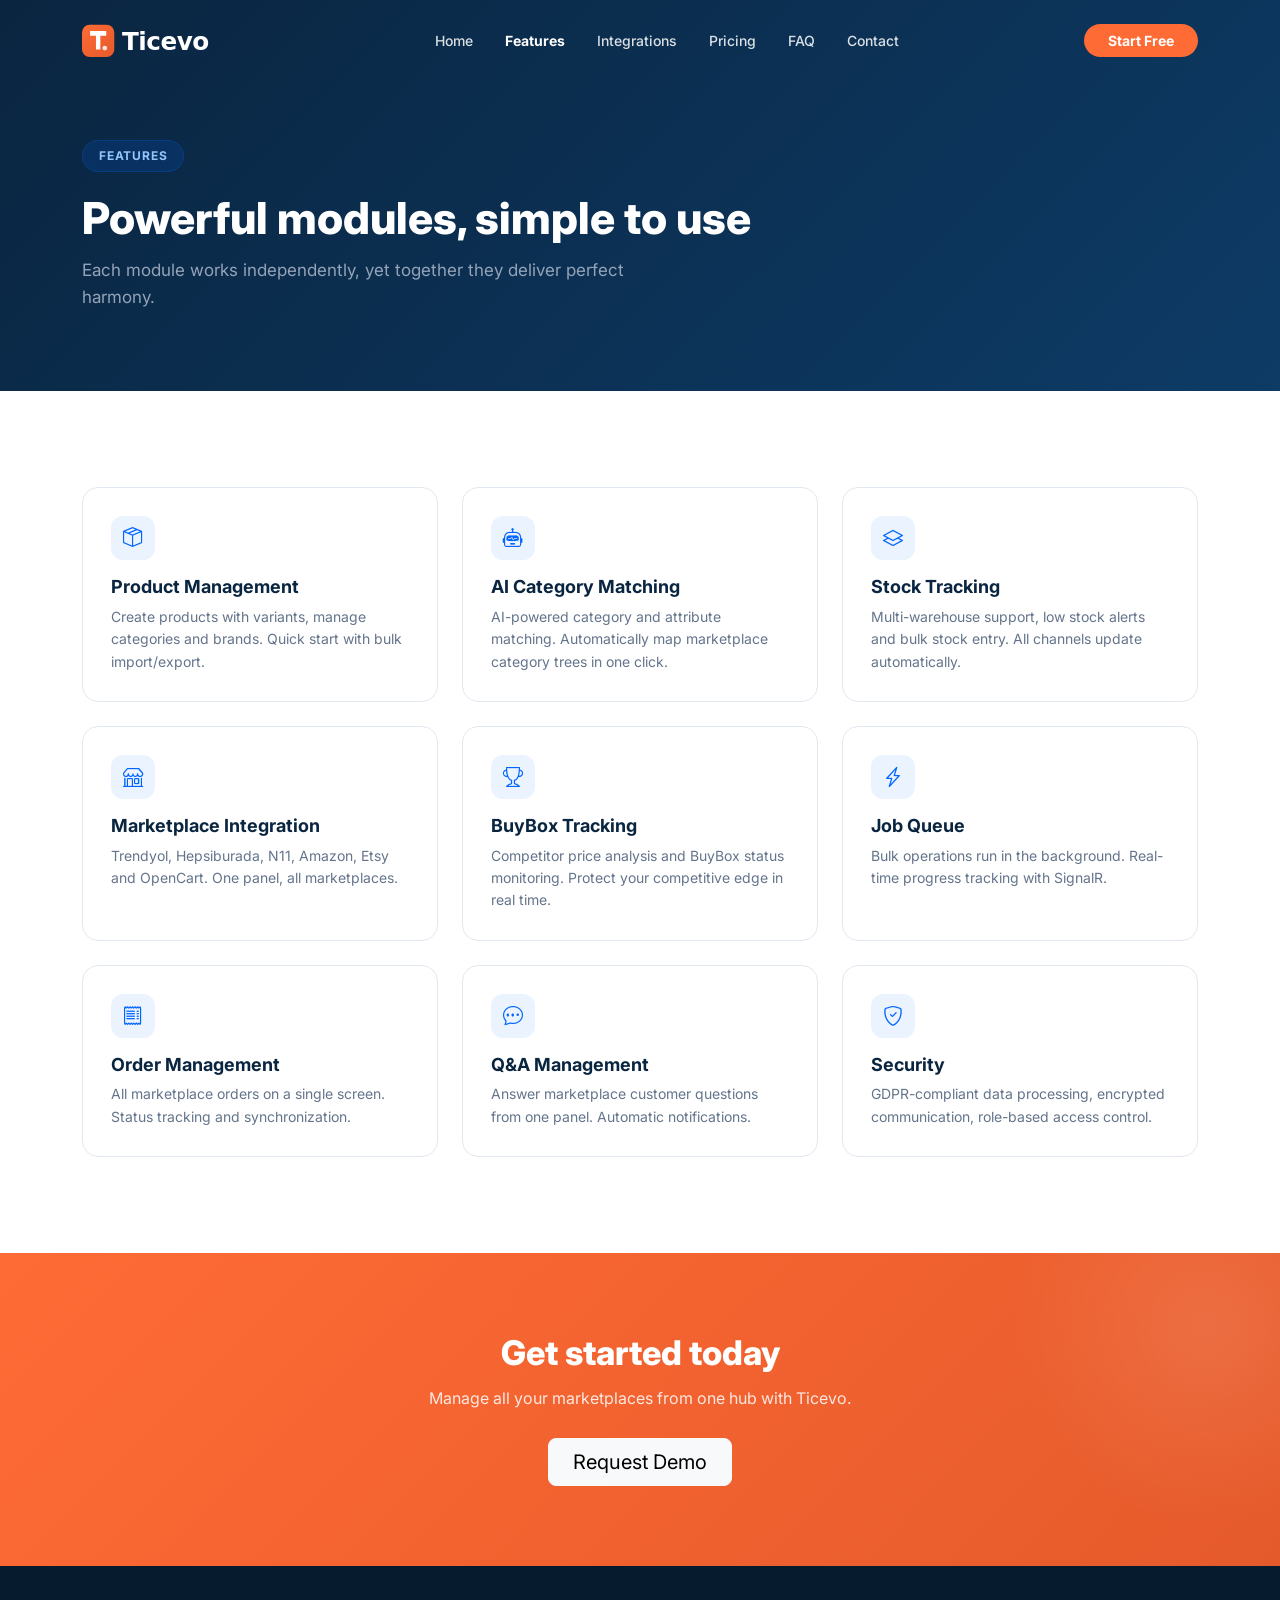
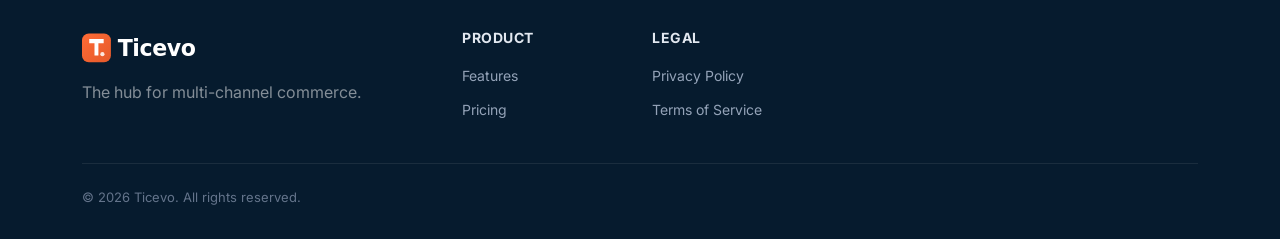
<file: features.html>
<!DOCTYPE html>
<html lang="en">
<head>
    <meta charset="utf-8" />
    <meta name="viewport" content="width=device-width, initial-scale=1.0" />
    <title>Features - Ticevo</title>
    <meta name="description" content="Ticevo marketplace automation features: product management, stock tracking, AI category matching and more." />
    <link rel="icon" href="/favicon.ico" sizes="32x32" />
    <link rel="icon" href="/favicon.svg" type="image/svg+xml" />
    <link rel="apple-touch-icon" href="/apple-touch-icon.png" />
    <link rel="manifest" href="/site.webmanifest" />
    <link rel="canonical" href="https://ticevo.com/features.html" />
    <link rel="preconnect" href="https://fonts.googleapis.com" /><link rel="preconnect" href="https://fonts.gstatic.com" crossorigin />
    <link href="https://fonts.googleapis.com/css2?family=Inter:wght@400;500;600;700;800&display=swap" rel="stylesheet" />
    <link href="https://cdn.jsdelivr.net/npm/bootstrap@5.3.3/dist/css/bootstrap.min.css" rel="stylesheet" />
    <link href="https://cdn.jsdelivr.net/npm/bootstrap-icons@1.11.3/font/bootstrap-icons.min.css" rel="stylesheet" />
    <link href="https://unpkg.com/aos@2.3.4/dist/aos.css" rel="stylesheet" />
    <link rel="stylesheet" href="css/site.css" />
</head>
<body>
    <nav class="navbar navbar-expand-lg fixed-top" id="mainNavbar">
        <div class="container">
            <a class="navbar-brand d-flex align-items-center gap-2" href="/"><img src="/logo-white.svg" alt="Ticevo" class="navbar-logo" id="navbarLogo" height="38"></a>
            <button class="navbar-toggler border-0" type="button" data-bs-toggle="collapse" data-bs-target="#navbarNav"><span class="navbar-toggler-icon"></span></button>
            <div class="collapse navbar-collapse" id="navbarNav">
                <ul class="navbar-nav mx-auto gap-1">
                    <li class="nav-item"><a class="nav-link" href="/">Home</a></li>
                    <li class="nav-item"><a class="nav-link active" href="features.html">Features</a></li>
                    <li class="nav-item"><a class="nav-link" href="integrations.html">Integrations</a></li>
                    <li class="nav-item"><a class="nav-link" href="pricing.html">Pricing</a></li>
                    <li class="nav-item"><a class="nav-link" href="faq.html">FAQ</a></li>
                    <li class="nav-item"><a class="nav-link" href="contact.html">Contact</a></li>
                </ul>
                <a class="btn btn-accent rounded-pill px-4 fw-bold" href="contact.html">Start Free</a>
            </div>
        </div>
    </nav>

    <main id="content">
        <section class="page-hero">
            <div class="container" data-aos="fade-up">
                <span class="hero-badge">FEATURES</span>
                <h1>Powerful modules, simple to use</h1>
                <p>Each module works independently, yet together they deliver perfect harmony.</p>
            </div>
        </section>

        <section class="section">
            <div class="container">
                <div class="row g-4">
                    <div class="col-md-6 col-lg-4" data-aos="fade-up">
                        <div class="feature-card"><div class="icon-pill"><i class="bi bi-box-seam"></i></div><h3>Product Management</h3><p>Create products with variants, manage categories and brands. Quick start with bulk import/export.</p></div>
                    </div>
                    <div class="col-md-6 col-lg-4" data-aos="fade-up" data-aos-delay="100">
                        <div class="feature-card"><div class="icon-pill"><i class="bi bi-robot"></i></div><h3>AI Category Matching</h3><p>AI-powered category and attribute matching. Automatically map marketplace category trees in one click.</p></div>
                    </div>
                    <div class="col-md-6 col-lg-4" data-aos="fade-up" data-aos-delay="200">
                        <div class="feature-card"><div class="icon-pill"><i class="bi bi-layers"></i></div><h3>Stock Tracking</h3><p>Multi-warehouse support, low stock alerts and bulk stock entry. All channels update automatically.</p></div>
                    </div>
                    <div class="col-md-6 col-lg-4" data-aos="fade-up" data-aos-delay="300">
                        <div class="feature-card"><div class="icon-pill"><i class="bi bi-shop"></i></div><h3>Marketplace Integration</h3><p>Trendyol, Hepsiburada, N11, Amazon, Etsy and OpenCart. One panel, all marketplaces.</p></div>
                    </div>
                    <div class="col-md-6 col-lg-4" data-aos="fade-up" data-aos-delay="400">
                        <div class="feature-card"><div class="icon-pill"><i class="bi bi-trophy"></i></div><h3>BuyBox Tracking</h3><p>Competitor price analysis and BuyBox status monitoring. Protect your competitive edge in real time.</p></div>
                    </div>
                    <div class="col-md-6 col-lg-4" data-aos="fade-up" data-aos-delay="500">
                        <div class="feature-card"><div class="icon-pill"><i class="bi bi-lightning-charge"></i></div><h3>Job Queue</h3><p>Bulk operations run in the background. Real-time progress tracking with SignalR.</p></div>
                    </div>
                    <div class="col-md-6 col-lg-4" data-aos="fade-up" data-aos-delay="600">
                        <div class="feature-card"><div class="icon-pill"><i class="bi bi-receipt"></i></div><h3>Order Management</h3><p>All marketplace orders on a single screen. Status tracking and synchronization.</p></div>
                    </div>
                    <div class="col-md-6 col-lg-4" data-aos="fade-up" data-aos-delay="700">
                        <div class="feature-card"><div class="icon-pill"><i class="bi bi-chat-dots"></i></div><h3>Q&amp;A Management</h3><p>Answer marketplace customer questions from one panel. Automatic notifications.</p></div>
                    </div>
                    <div class="col-md-6 col-lg-4" data-aos="fade-up" data-aos-delay="800">
                        <div class="feature-card"><div class="icon-pill"><i class="bi bi-shield-check"></i></div><h3>Security</h3><p>GDPR-compliant data processing, encrypted communication, role-based access control.</p></div>
                    </div>
                </div>
            </div>
        </section>

        <section class="cta-section">
            <div class="container text-center" data-aos="fade-up">
                <h2>Get started today</h2>
                <p>Manage all your marketplaces from one hub with Ticevo.</p>
                <a class="btn btn-light btn-lg px-4" href="contact.html">Request Demo</a>
            </div>
        </section>
    </main>

    <footer class="site-footer">
        <div class="container">
            <div class="row g-4">
                <div class="col-lg-4"><div class="d-flex align-items-center gap-2 mb-3"><img src="/logo-white.svg" alt="Ticevo" class="footer-logo" height="34"></div><p class="text-white-50">The hub for multi-channel commerce.</p></div>
                <div class="col-6 col-lg-2"><h6 class="footer-title">Product</h6><ul class="footer-links"><li><a href="features.html">Features</a></li><li><a href="pricing.html">Pricing</a></li></ul></div>
                <div class="col-6 col-lg-2"><h6 class="footer-title">Legal</h6><ul class="footer-links"><li><a href="privacy.html">Privacy Policy</a></li><li><a href="terms.html">Terms of Service</a></li></ul></div>
            </div>
            <hr class="footer-divider" /><div class="footer-bottom">&copy; 2026 Ticevo. All rights reserved.</div>
        </div>
    </footer>
    <script src="https://cdn.jsdelivr.net/npm/bootstrap@5.3.3/dist/js/bootstrap.bundle.min.js"></script>
    <script src="https://unpkg.com/aos@2.3.4/dist/aos.js"></script>
    <script src="js/site.js"></script>
</body>
</html>
</file>
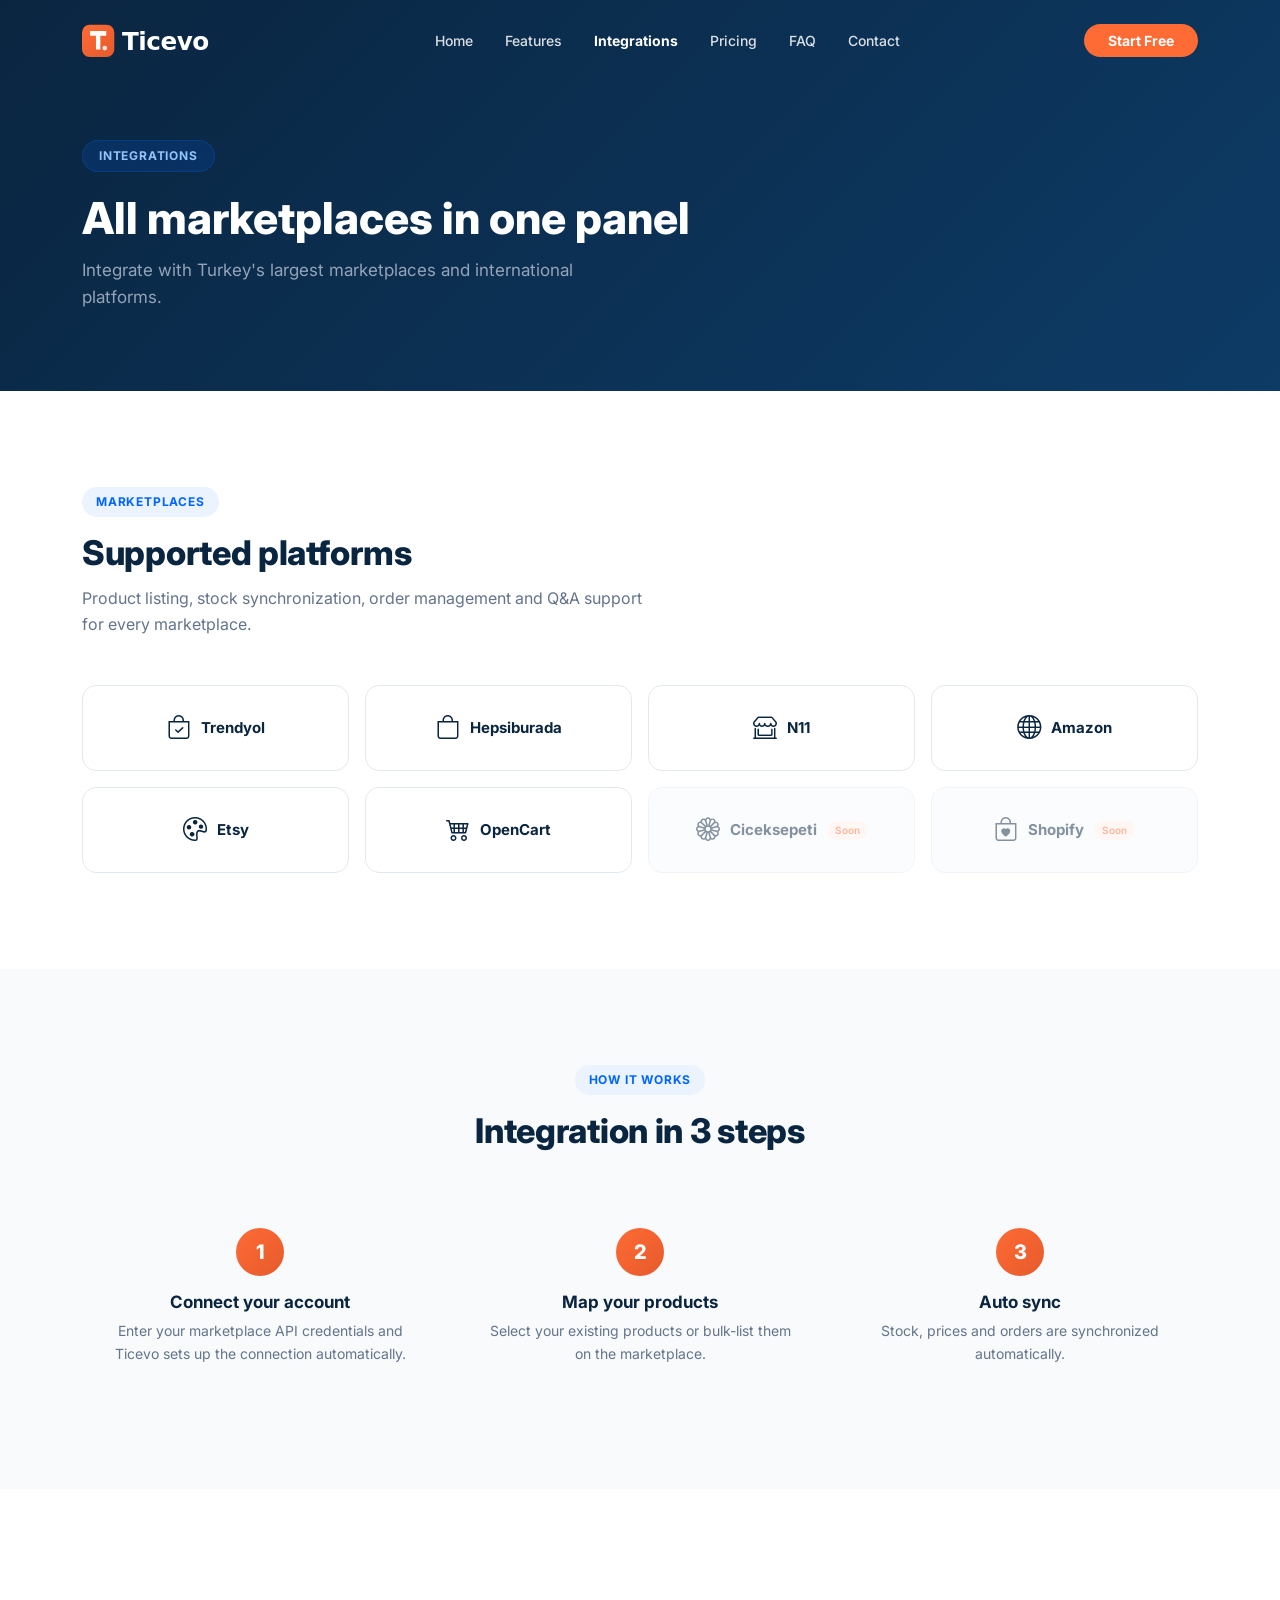
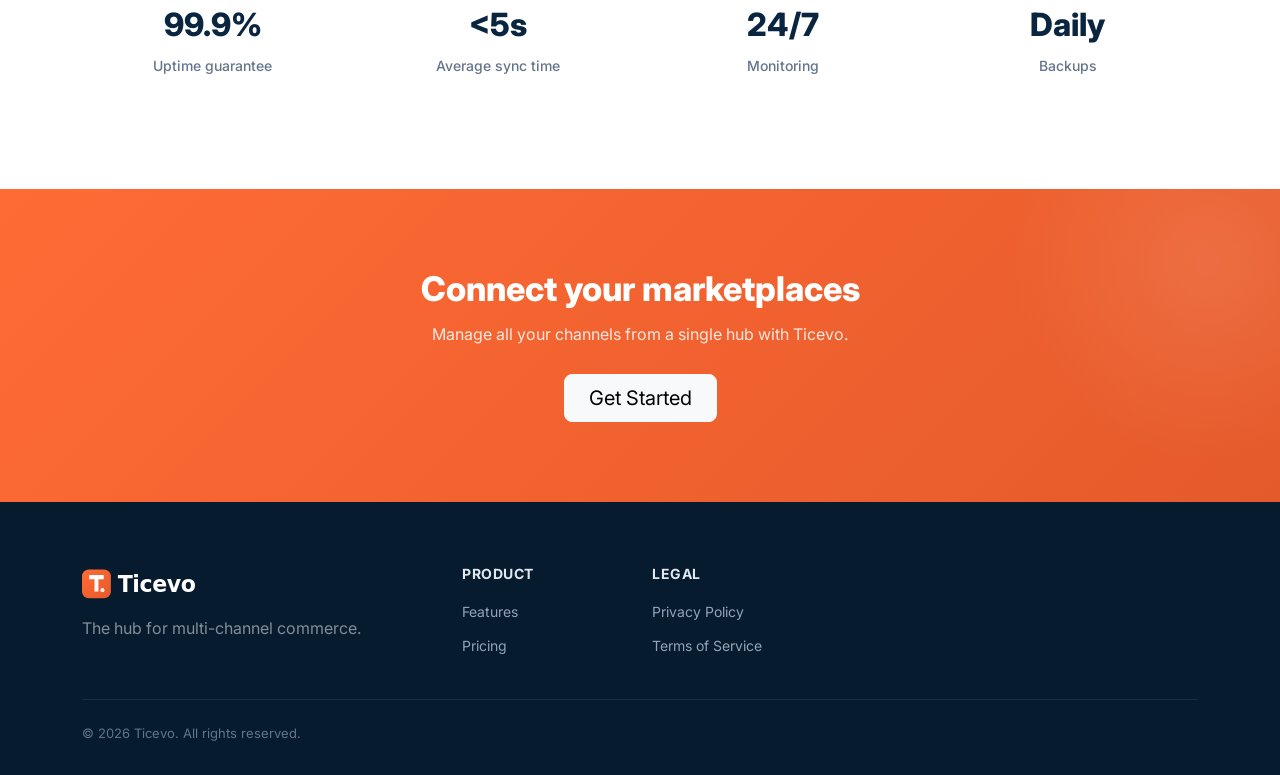
<file: integrations.html>
<!DOCTYPE html>
<html lang="en">
<head>
    <meta charset="utf-8" />
    <meta name="viewport" content="width=device-width, initial-scale=1.0" />
    <title>Marketplace Integrations - Ticevo</title>
    <meta name="description" content="Ticevo integrations with Trendyol, Hepsiburada, N11, Amazon, Etsy and OpenCart." />
    <link rel="icon" href="/favicon.ico" sizes="32x32" />
    <link rel="icon" href="/favicon.svg" type="image/svg+xml" />
    <link rel="apple-touch-icon" href="/apple-touch-icon.png" />
    <link rel="manifest" href="/site.webmanifest" />
    <link rel="canonical" href="https://ticevo.com/integrations.html" />
    <link rel="preconnect" href="https://fonts.googleapis.com" /><link rel="preconnect" href="https://fonts.gstatic.com" crossorigin />
    <link href="https://fonts.googleapis.com/css2?family=Inter:wght@400;500;600;700;800&display=swap" rel="stylesheet" />
    <link href="https://cdn.jsdelivr.net/npm/bootstrap@5.3.3/dist/css/bootstrap.min.css" rel="stylesheet" />
    <link href="https://cdn.jsdelivr.net/npm/bootstrap-icons@1.11.3/font/bootstrap-icons.min.css" rel="stylesheet" />
    <link href="https://unpkg.com/aos@2.3.4/dist/aos.css" rel="stylesheet" />
    <link rel="stylesheet" href="css/site.css" />
</head>
<body>
    <nav class="navbar navbar-expand-lg fixed-top" id="mainNavbar">
        <div class="container">
            <a class="navbar-brand d-flex align-items-center gap-2" href="/"><img src="/logo-white.svg" alt="Ticevo" class="navbar-logo" id="navbarLogo" height="38"></a>
            <button class="navbar-toggler border-0" type="button" data-bs-toggle="collapse" data-bs-target="#navbarNav"><span class="navbar-toggler-icon"></span></button>
            <div class="collapse navbar-collapse" id="navbarNav">
                <ul class="navbar-nav mx-auto gap-1">
                    <li class="nav-item"><a class="nav-link" href="/">Home</a></li>
                    <li class="nav-item"><a class="nav-link" href="features.html">Features</a></li>
                    <li class="nav-item"><a class="nav-link active" href="integrations.html">Integrations</a></li>
                    <li class="nav-item"><a class="nav-link" href="pricing.html">Pricing</a></li>
                    <li class="nav-item"><a class="nav-link" href="faq.html">FAQ</a></li>
                    <li class="nav-item"><a class="nav-link" href="contact.html">Contact</a></li>
                </ul>
                <a class="btn btn-accent rounded-pill px-4 fw-bold" href="contact.html">Start Free</a>
            </div>
        </div>
    </nav>

    <main id="content">
        <section class="page-hero">
            <div class="container" data-aos="fade-up">
                <span class="hero-badge">INTEGRATIONS</span>
                <h1>All marketplaces in one panel</h1>
                <p>Integrate with Turkey's largest marketplaces and international platforms.</p>
            </div>
        </section>

        <section class="section">
            <div class="container">
                <span class="section-badge">MARKETPLACES</span>
                <h2 class="section-title">Supported platforms</h2>
                <p class="section-sub">Product listing, stock synchronization, order management and Q&amp;A support for every marketplace.</p>
                <div class="row g-3">
                    <div class="col-6 col-md-4 col-lg-3" data-aos="fade-up"><div class="logo-card"><i class="bi bi-bag-check"></i> Trendyol</div></div>
                    <div class="col-6 col-md-4 col-lg-3" data-aos="fade-up" data-aos-delay="50"><div class="logo-card"><i class="bi bi-bag"></i> Hepsiburada</div></div>
                    <div class="col-6 col-md-4 col-lg-3" data-aos="fade-up" data-aos-delay="100"><div class="logo-card"><i class="bi bi-shop-window"></i> N11</div></div>
                    <div class="col-6 col-md-4 col-lg-3" data-aos="fade-up" data-aos-delay="150"><div class="logo-card"><i class="bi bi-globe"></i> Amazon</div></div>
                    <div class="col-6 col-md-4 col-lg-3" data-aos="fade-up" data-aos-delay="200"><div class="logo-card"><i class="bi bi-palette"></i> Etsy</div></div>
                    <div class="col-6 col-md-4 col-lg-3" data-aos="fade-up" data-aos-delay="250"><div class="logo-card"><i class="bi bi-cart4"></i> OpenCart</div></div>
                    <div class="col-6 col-md-4 col-lg-3" data-aos="fade-up" data-aos-delay="300"><div class="logo-card coming-soon"><i class="bi bi-flower1"></i> Ciceksepeti <span class="coming-soon-badge">Soon</span></div></div>
                    <div class="col-6 col-md-4 col-lg-3" data-aos="fade-up" data-aos-delay="350"><div class="logo-card coming-soon"><i class="bi bi-bag-heart"></i> Shopify <span class="coming-soon-badge">Soon</span></div></div>
                </div>
            </div>
        </section>

        <section class="section section-alt">
            <div class="container">
                <div class="text-center mb-5">
                    <span class="section-badge">HOW IT WORKS</span>
                    <h2 class="section-title">Integration in 3 steps</h2>
                </div>
                <div class="row g-4">
                    <div class="col-md-4" data-aos="fade-up"><div class="step-card"><div class="step-number">1</div><h3>Connect your account</h3><p>Enter your marketplace API credentials and Ticevo sets up the connection automatically.</p></div></div>
                    <div class="col-md-4" data-aos="fade-up" data-aos-delay="100"><div class="step-card"><div class="step-number">2</div><h3>Map your products</h3><p>Select your existing products or bulk-list them on the marketplace.</p></div></div>
                    <div class="col-md-4" data-aos="fade-up" data-aos-delay="200"><div class="step-card"><div class="step-number">3</div><h3>Auto sync</h3><p>Stock, prices and orders are synchronized automatically.</p></div></div>
                </div>
            </div>
        </section>

        <section class="section">
            <div class="container">
                <div class="row g-4 text-center">
                    <div class="col-6 col-md-3" data-aos="fade-up"><div class="stat-item"><strong>99.9%</strong><span>Uptime guarantee</span></div></div>
                    <div class="col-6 col-md-3" data-aos="fade-up" data-aos-delay="100"><div class="stat-item"><strong>&lt;5s</strong><span>Average sync time</span></div></div>
                    <div class="col-6 col-md-3" data-aos="fade-up" data-aos-delay="200"><div class="stat-item"><strong>24/7</strong><span>Monitoring</span></div></div>
                    <div class="col-6 col-md-3" data-aos="fade-up" data-aos-delay="300"><div class="stat-item"><strong>Daily</strong><span>Backups</span></div></div>
                </div>
            </div>
        </section>

        <section class="cta-section">
            <div class="container text-center" data-aos="fade-up">
                <h2>Connect your marketplaces</h2>
                <p>Manage all your channels from a single hub with Ticevo.</p>
                <a class="btn btn-light btn-lg px-4" href="contact.html">Get Started</a>
            </div>
        </section>
    </main>

    <footer class="site-footer">
        <div class="container">
            <div class="row g-4">
                <div class="col-lg-4"><div class="d-flex align-items-center gap-2 mb-3"><img src="/logo-white.svg" alt="Ticevo" class="footer-logo" height="34"></div><p class="text-white-50">The hub for multi-channel commerce.</p></div>
                <div class="col-6 col-lg-2"><h6 class="footer-title">Product</h6><ul class="footer-links"><li><a href="features.html">Features</a></li><li><a href="pricing.html">Pricing</a></li></ul></div>
                <div class="col-6 col-lg-2"><h6 class="footer-title">Legal</h6><ul class="footer-links"><li><a href="privacy.html">Privacy Policy</a></li><li><a href="terms.html">Terms of Service</a></li></ul></div>
            </div>
            <hr class="footer-divider" /><div class="footer-bottom">&copy; 2026 Ticevo. All rights reserved.</div>
        </div>
    </footer>
    <script src="https://cdn.jsdelivr.net/npm/bootstrap@5.3.3/dist/js/bootstrap.bundle.min.js"></script>
    <script src="https://unpkg.com/aos@2.3.4/dist/aos.js"></script>
    <script src="js/site.js"></script>
</body>
</html>
</file>
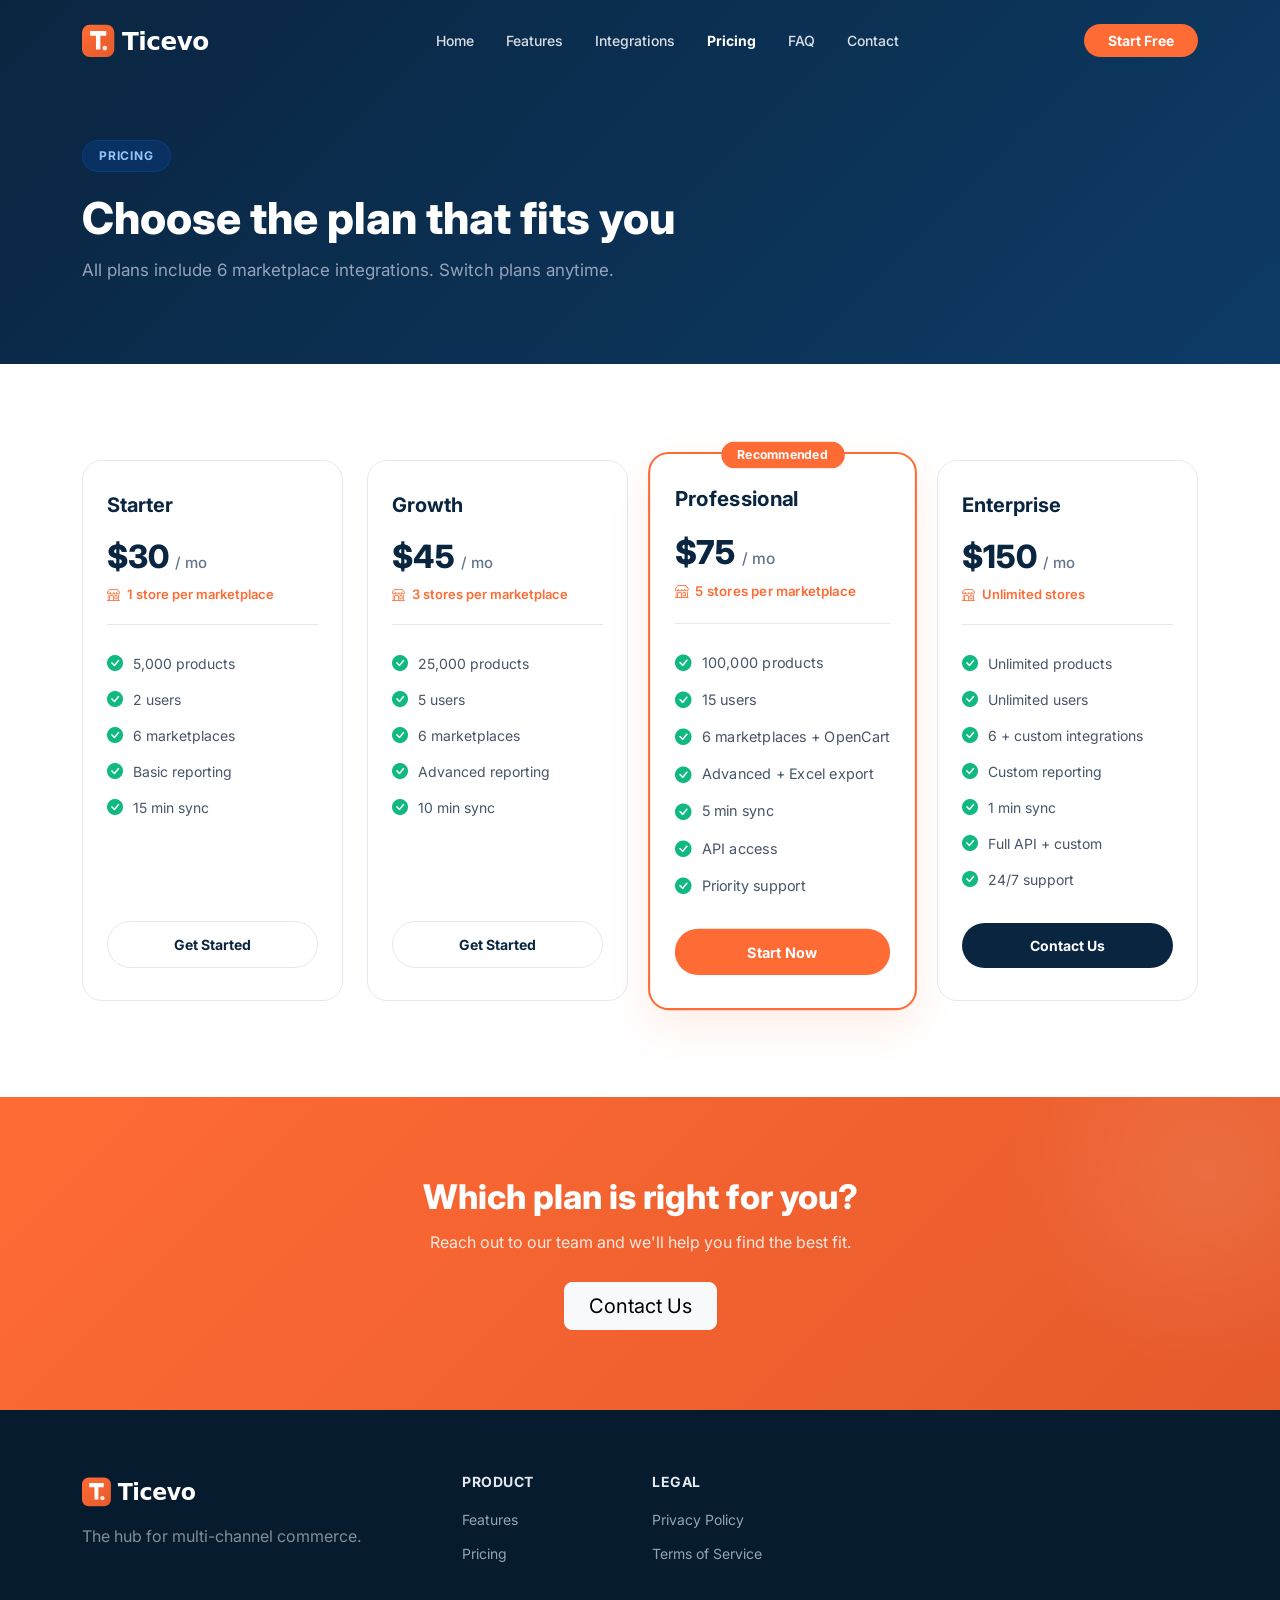
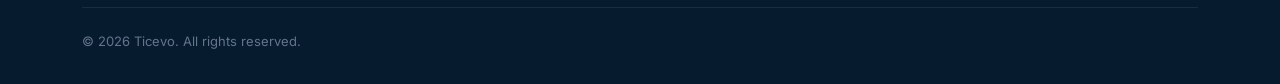
<file: pricing.html>
<!DOCTYPE html>
<html lang="en">
<head>
    <meta charset="utf-8" />
    <meta name="viewport" content="width=device-width, initial-scale=1.0" />
    <title>Pricing - Ticevo</title>
    <meta name="description" content="Ticevo pricing plans. Starter, Growth, Professional and Enterprise packages." />
    <link rel="icon" href="/favicon.ico" sizes="32x32" />
    <link rel="icon" href="/favicon.svg" type="image/svg+xml" />
    <link rel="apple-touch-icon" href="/apple-touch-icon.png" />
    <link rel="manifest" href="/site.webmanifest" />
    <link rel="canonical" href="https://ticevo.com/pricing.html" />
    <link rel="preconnect" href="https://fonts.googleapis.com" /><link rel="preconnect" href="https://fonts.gstatic.com" crossorigin />
    <link href="https://fonts.googleapis.com/css2?family=Inter:wght@400;500;600;700;800&display=swap" rel="stylesheet" />
    <link href="https://cdn.jsdelivr.net/npm/bootstrap@5.3.3/dist/css/bootstrap.min.css" rel="stylesheet" />
    <link href="https://cdn.jsdelivr.net/npm/bootstrap-icons@1.11.3/font/bootstrap-icons.min.css" rel="stylesheet" />
    <link href="https://unpkg.com/aos@2.3.4/dist/aos.css" rel="stylesheet" />
    <link rel="stylesheet" href="css/site.css" />
</head>
<body>
    <nav class="navbar navbar-expand-lg fixed-top" id="mainNavbar">
        <div class="container">
            <a class="navbar-brand d-flex align-items-center gap-2" href="/"><img src="/logo-white.svg" alt="Ticevo" class="navbar-logo" id="navbarLogo" height="38"></a>
            <button class="navbar-toggler border-0" type="button" data-bs-toggle="collapse" data-bs-target="#navbarNav"><span class="navbar-toggler-icon"></span></button>
            <div class="collapse navbar-collapse" id="navbarNav">
                <ul class="navbar-nav mx-auto gap-1">
                    <li class="nav-item"><a class="nav-link" href="/">Home</a></li>
                    <li class="nav-item"><a class="nav-link" href="features.html">Features</a></li>
                    <li class="nav-item"><a class="nav-link" href="integrations.html">Integrations</a></li>
                    <li class="nav-item"><a class="nav-link active" href="pricing.html">Pricing</a></li>
                    <li class="nav-item"><a class="nav-link" href="faq.html">FAQ</a></li>
                    <li class="nav-item"><a class="nav-link" href="contact.html">Contact</a></li>
                </ul>
                <a class="btn btn-accent rounded-pill px-4 fw-bold" href="contact.html">Start Free</a>
            </div>
        </div>
    </nav>

    <main id="content">
        <section class="page-hero">
            <div class="container" data-aos="fade-up">
                <span class="hero-badge">PRICING</span>
                <h1>Choose the plan that fits you</h1>
                <p>All plans include 6 marketplace integrations. Switch plans anytime.</p>
            </div>
        </section>

        <section class="section">
            <div class="container">
                <div class="row g-4 justify-content-center">
                    <div class="col-md-6 col-lg-3" data-aos="fade-up">
                        <div class="plan-card">
                            <h3>Starter</h3>
                            <div class="plan-price">$30 <span>/ mo</span></div>
                            <div class="plan-store-info"><i class="bi bi-shop me-1"></i> 1 store per marketplace</div>
                            <ul class="plan-list">
                                <li><i class="bi bi-check-circle-fill"></i> 5,000 products</li>
                                <li><i class="bi bi-check-circle-fill"></i> 2 users</li>
                                <li><i class="bi bi-check-circle-fill"></i> 6 marketplaces</li>
                                <li><i class="bi bi-check-circle-fill"></i> Basic reporting</li>
                                <li><i class="bi bi-check-circle-fill"></i> 15 min sync</li>
                            </ul>
                            <a class="plan-cta plan-cta-outline" href="contact.html">Get Started</a>
                        </div>
                    </div>
                    <div class="col-md-6 col-lg-3" data-aos="fade-up" data-aos-delay="100">
                        <div class="plan-card">
                            <h3>Growth</h3>
                            <div class="plan-price">$45 <span>/ mo</span></div>
                            <div class="plan-store-info"><i class="bi bi-shop me-1"></i> 3 stores per marketplace</div>
                            <ul class="plan-list">
                                <li><i class="bi bi-check-circle-fill"></i> 25,000 products</li>
                                <li><i class="bi bi-check-circle-fill"></i> 5 users</li>
                                <li><i class="bi bi-check-circle-fill"></i> 6 marketplaces</li>
                                <li><i class="bi bi-check-circle-fill"></i> Advanced reporting</li>
                                <li><i class="bi bi-check-circle-fill"></i> 10 min sync</li>
                            </ul>
                            <a class="plan-cta plan-cta-outline" href="contact.html">Get Started</a>
                        </div>
                    </div>
                    <div class="col-md-6 col-lg-3" data-aos="fade-up" data-aos-delay="200">
                        <div class="plan-card featured">
                            <span class="plan-badge">Recommended</span>
                            <h3>Professional</h3>
                            <div class="plan-price">$75 <span>/ mo</span></div>
                            <div class="plan-store-info"><i class="bi bi-shop me-1"></i> 5 stores per marketplace</div>
                            <ul class="plan-list">
                                <li><i class="bi bi-check-circle-fill"></i> 100,000 products</li>
                                <li><i class="bi bi-check-circle-fill"></i> 15 users</li>
                                <li><i class="bi bi-check-circle-fill"></i> 6 marketplaces + OpenCart</li>
                                <li><i class="bi bi-check-circle-fill"></i> Advanced + Excel export</li>
                                <li><i class="bi bi-check-circle-fill"></i> 5 min sync</li>
                                <li><i class="bi bi-check-circle-fill"></i> API access</li>
                                <li><i class="bi bi-check-circle-fill"></i> Priority support</li>
                            </ul>
                            <a class="plan-cta plan-cta-primary" href="contact.html">Start Now</a>
                        </div>
                    </div>
                    <div class="col-md-6 col-lg-3" data-aos="fade-up" data-aos-delay="300">
                        <div class="plan-card">
                            <h3>Enterprise</h3>
                            <div class="plan-price">$150 <span>/ mo</span></div>
                            <div class="plan-store-info"><i class="bi bi-shop me-1"></i> Unlimited stores</div>
                            <ul class="plan-list">
                                <li><i class="bi bi-check-circle-fill"></i> Unlimited products</li>
                                <li><i class="bi bi-check-circle-fill"></i> Unlimited users</li>
                                <li><i class="bi bi-check-circle-fill"></i> 6 + custom integrations</li>
                                <li><i class="bi bi-check-circle-fill"></i> Custom reporting</li>
                                <li><i class="bi bi-check-circle-fill"></i> 1 min sync</li>
                                <li><i class="bi bi-check-circle-fill"></i> Full API + custom</li>
                                <li><i class="bi bi-check-circle-fill"></i> 24/7 support</li>
                            </ul>
                            <a class="plan-cta plan-cta-secondary" href="contact.html">Contact Us</a>
                        </div>
                    </div>
                </div>
            </div>
        </section>

        <section class="cta-section">
            <div class="container text-center" data-aos="fade-up">
                <h2>Which plan is right for you?</h2>
                <p>Reach out to our team and we'll help you find the best fit.</p>
                <a class="btn btn-light btn-lg px-4" href="contact.html">Contact Us</a>
            </div>
        </section>
    </main>

    <footer class="site-footer">
        <div class="container">
            <div class="row g-4">
                <div class="col-lg-4"><div class="d-flex align-items-center gap-2 mb-3"><img src="/logo-white.svg" alt="Ticevo" class="footer-logo" height="34"></div><p class="text-white-50">The hub for multi-channel commerce.</p></div>
                <div class="col-6 col-lg-2"><h6 class="footer-title">Product</h6><ul class="footer-links"><li><a href="features.html">Features</a></li><li><a href="pricing.html">Pricing</a></li></ul></div>
                <div class="col-6 col-lg-2"><h6 class="footer-title">Legal</h6><ul class="footer-links"><li><a href="privacy.html">Privacy Policy</a></li><li><a href="terms.html">Terms of Service</a></li></ul></div>
            </div>
            <hr class="footer-divider" /><div class="footer-bottom">&copy; 2026 Ticevo. All rights reserved.</div>
        </div>
    </footer>
    <script src="https://cdn.jsdelivr.net/npm/bootstrap@5.3.3/dist/js/bootstrap.bundle.min.js"></script>
    <script src="https://unpkg.com/aos@2.3.4/dist/aos.js"></script>
    <script src="js/site.js"></script>
</body>
</html>
</file>
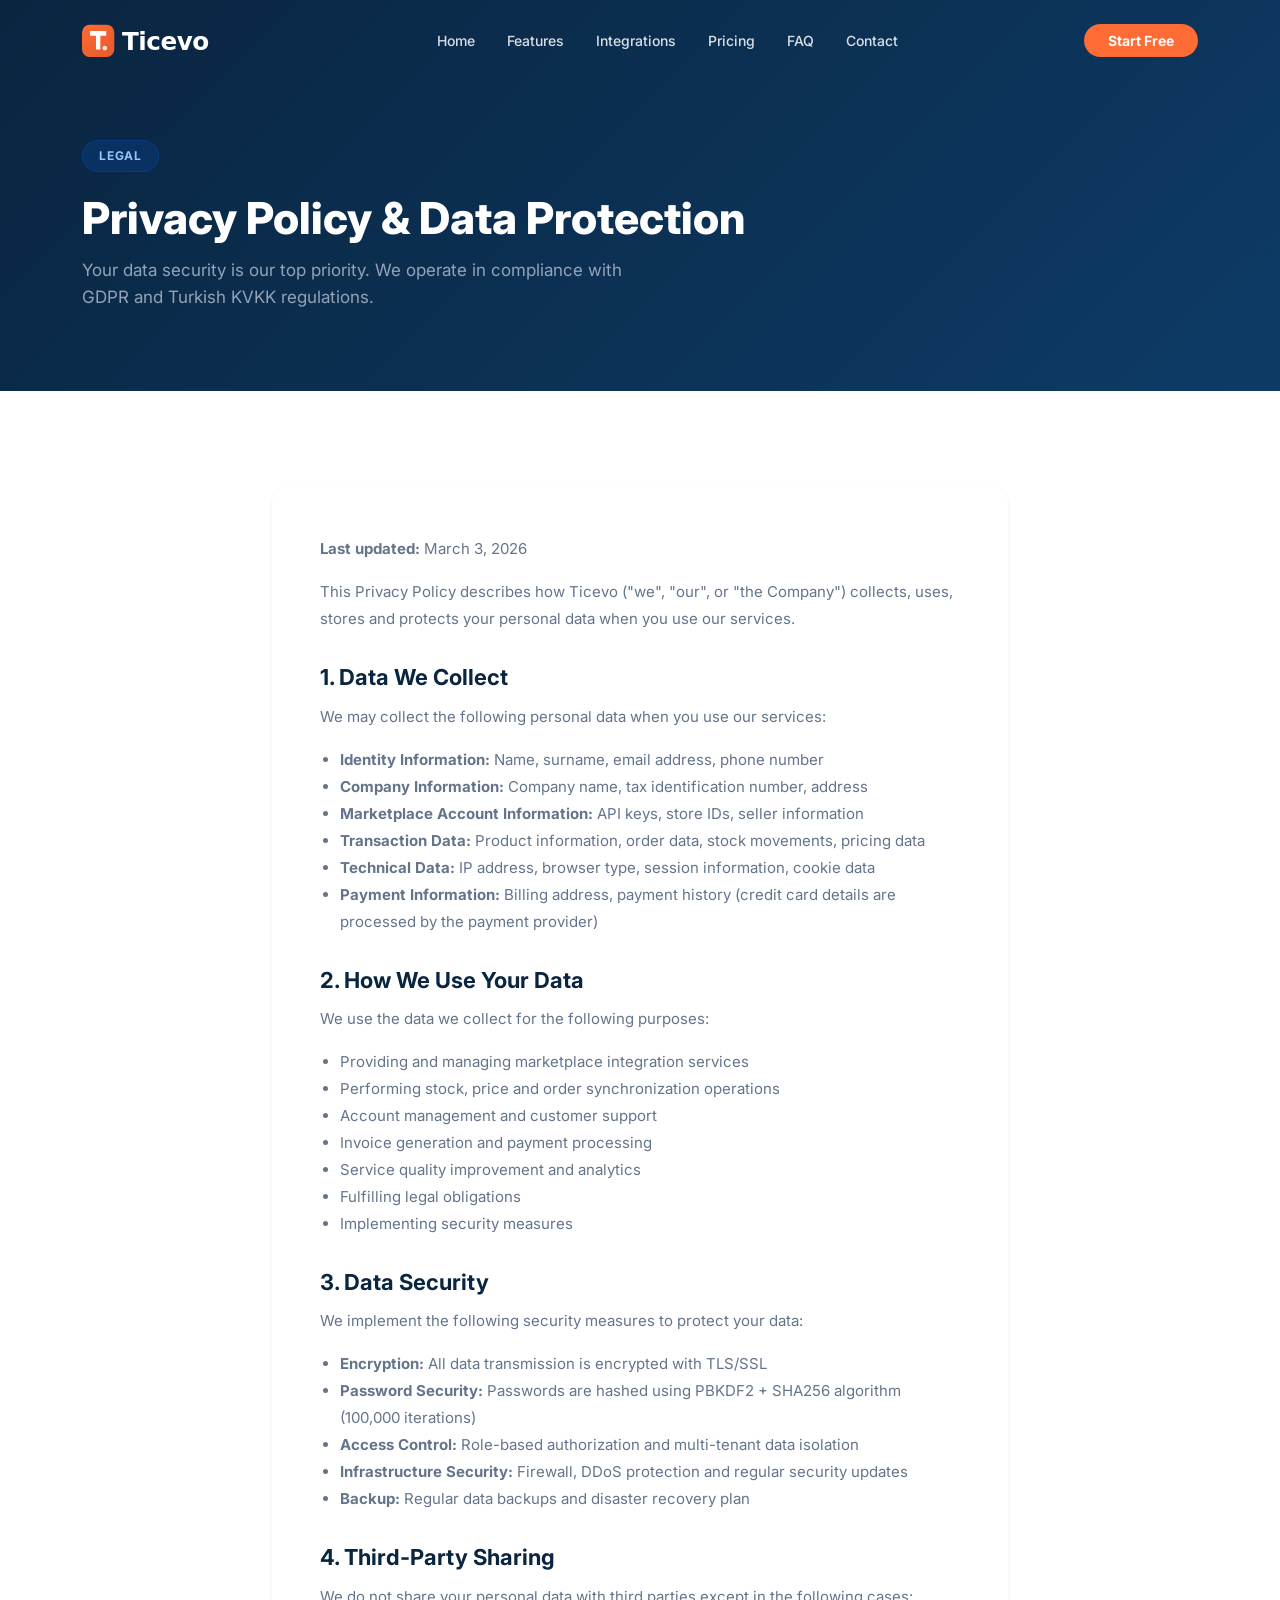
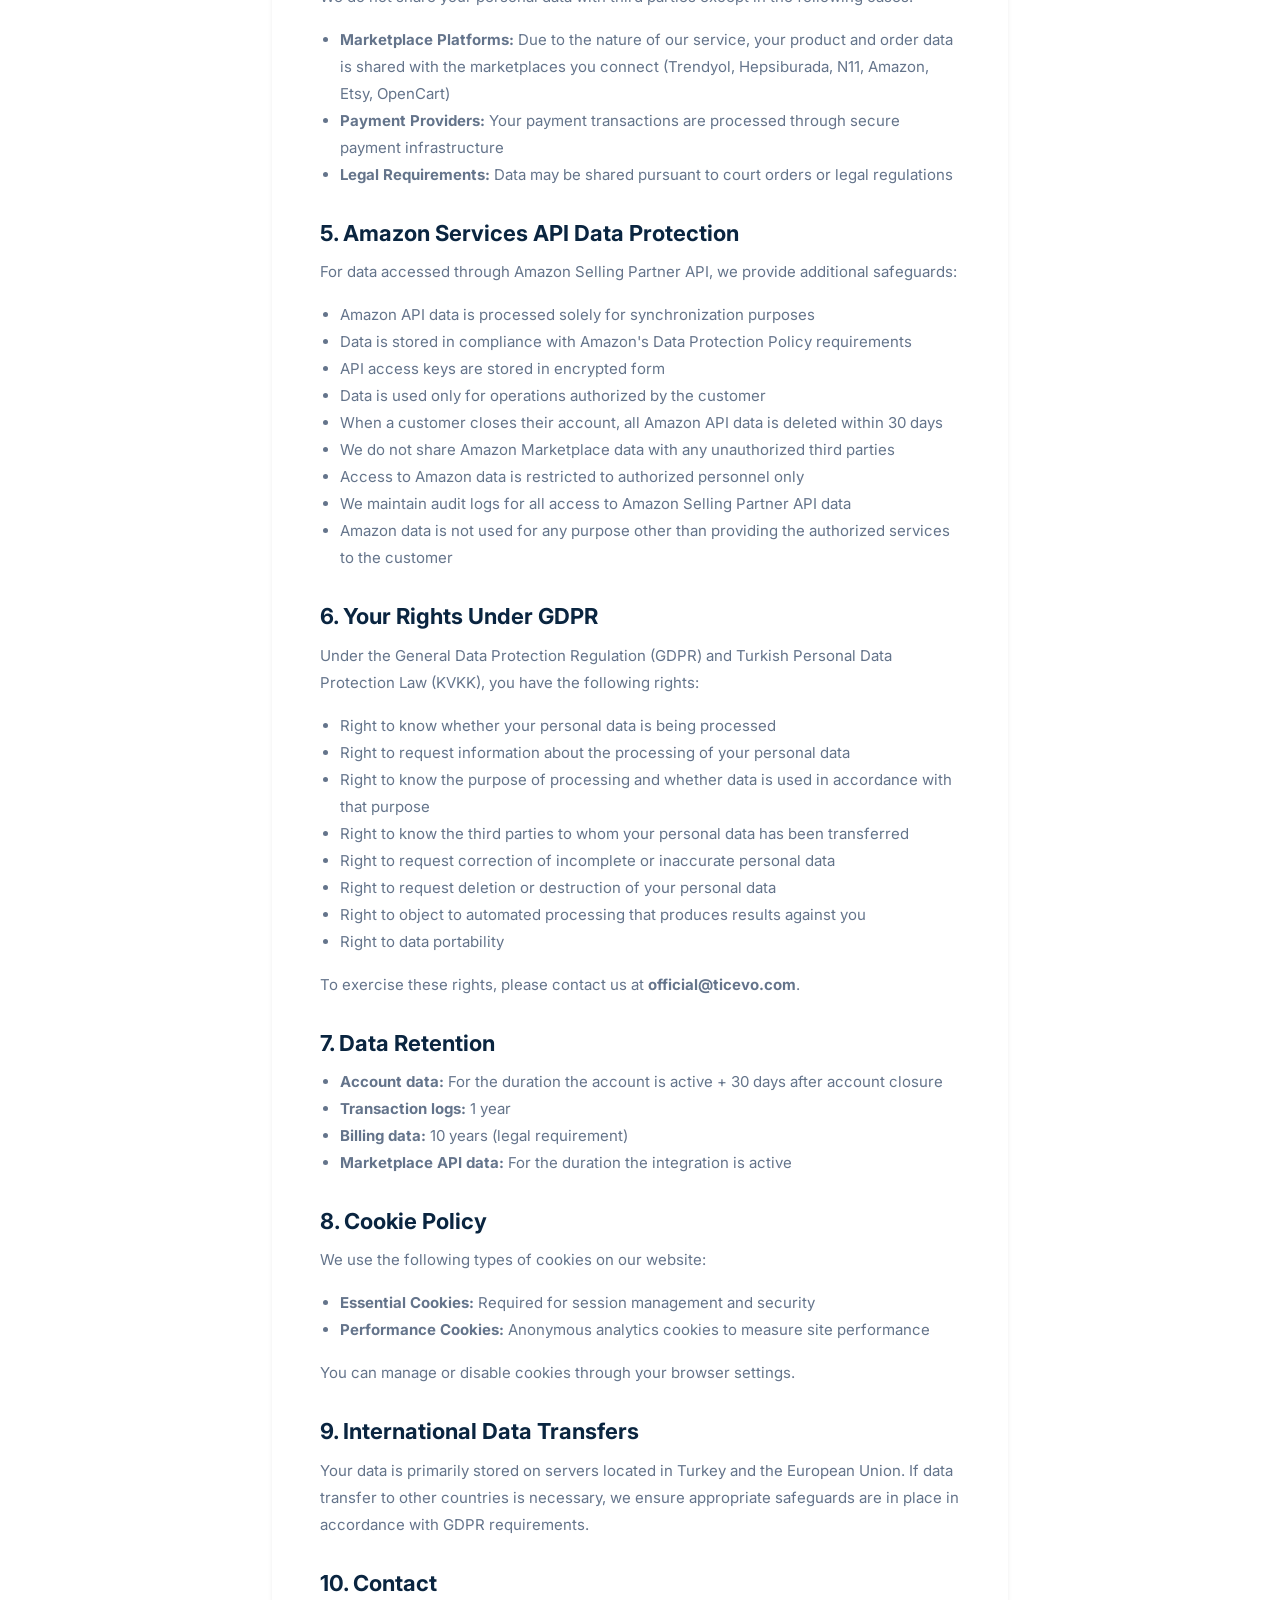
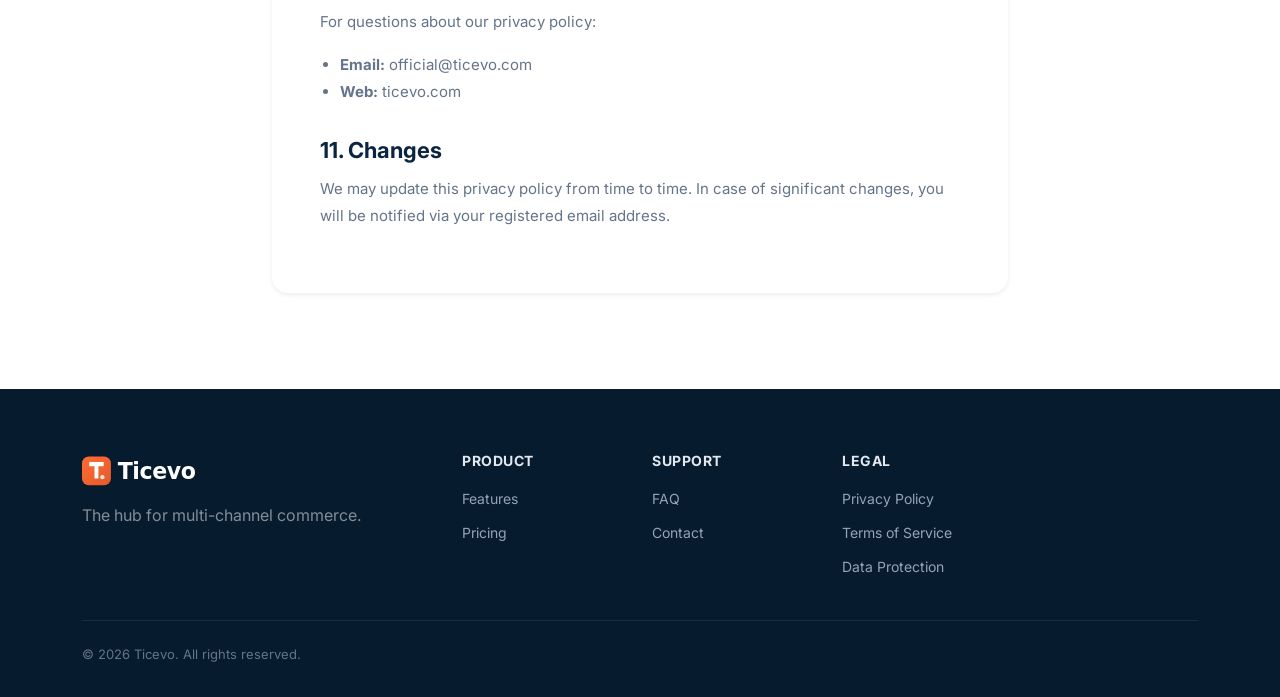
<file: privacy.html>
<!DOCTYPE html>
<html lang="en">
<head>
    <meta charset="utf-8" />
    <meta name="viewport" content="width=device-width, initial-scale=1.0" />
    <title>Privacy Policy - Ticevo</title>
    <meta name="description" content="Ticevo privacy policy, data protection and cookie policy." />
    <link rel="icon" href="/favicon.ico" sizes="32x32" />
    <link rel="icon" href="/favicon.svg" type="image/svg+xml" />
    <link rel="apple-touch-icon" href="/apple-touch-icon.png" />
    <link rel="manifest" href="/site.webmanifest" />
    <link rel="canonical" href="https://ticevo.com/privacy.html" />
    <link rel="preconnect" href="https://fonts.googleapis.com" />
    <link rel="preconnect" href="https://fonts.gstatic.com" crossorigin />
    <link href="https://fonts.googleapis.com/css2?family=Inter:wght@400;500;600;700;800&display=swap" rel="stylesheet" />
    <link href="https://cdn.jsdelivr.net/npm/bootstrap@5.3.3/dist/css/bootstrap.min.css" rel="stylesheet" />
    <link href="https://cdn.jsdelivr.net/npm/bootstrap-icons@1.11.3/font/bootstrap-icons.min.css" rel="stylesheet" />
    <link href="https://unpkg.com/aos@2.3.4/dist/aos.css" rel="stylesheet" />
    <link rel="stylesheet" href="css/site.css" />
</head>
<body>
    <nav class="navbar navbar-expand-lg fixed-top" id="mainNavbar">
        <div class="container">
            <a class="navbar-brand d-flex align-items-center gap-2" href="/"><img src="/logo-white.svg" alt="Ticevo" class="navbar-logo" id="navbarLogo" height="38"></a>
            <button class="navbar-toggler border-0" type="button" data-bs-toggle="collapse" data-bs-target="#navbarNav"><span class="navbar-toggler-icon"></span></button>
            <div class="collapse navbar-collapse" id="navbarNav">
                <ul class="navbar-nav mx-auto gap-1">
                    <li class="nav-item"><a class="nav-link" href="/">Home</a></li>
                    <li class="nav-item"><a class="nav-link" href="features.html">Features</a></li>
                    <li class="nav-item"><a class="nav-link" href="integrations.html">Integrations</a></li>
                    <li class="nav-item"><a class="nav-link" href="pricing.html">Pricing</a></li>
                    <li class="nav-item"><a class="nav-link" href="faq.html">FAQ</a></li>
                    <li class="nav-item"><a class="nav-link" href="contact.html">Contact</a></li>
                </ul>
                <a class="btn btn-accent rounded-pill px-4 fw-bold" href="contact.html">Start Free</a>
            </div>
        </div>
    </nav>

    <main id="content">
        <section class="page-hero">
            <div class="container" data-aos="fade-up">
                <span class="hero-badge">LEGAL</span>
                <h1>Privacy Policy &amp; Data Protection</h1>
                <p>Your data security is our top priority. We operate in compliance with GDPR and Turkish KVKK regulations.</p>
            </div>
        </section>

        <section class="section">
            <div class="container">
                <div class="row justify-content-center">
                    <div class="col-lg-8">
                        <div class="bg-white rounded-4 p-4 p-md-5 shadow-sm privacy-content">

                            <p><strong>Last updated:</strong> March 3, 2026</p>
                            <p>This Privacy Policy describes how Ticevo ("we", "our", or "the Company") collects, uses, stores and protects your personal data when you use our services.</p>

                            <h2>1. Data We Collect</h2>
                            <p>We may collect the following personal data when you use our services:</p>
                            <ul>
                                <li><strong>Identity Information:</strong> Name, surname, email address, phone number</li>
                                <li><strong>Company Information:</strong> Company name, tax identification number, address</li>
                                <li><strong>Marketplace Account Information:</strong> API keys, store IDs, seller information</li>
                                <li><strong>Transaction Data:</strong> Product information, order data, stock movements, pricing data</li>
                                <li><strong>Technical Data:</strong> IP address, browser type, session information, cookie data</li>
                                <li><strong>Payment Information:</strong> Billing address, payment history (credit card details are processed by the payment provider)</li>
                            </ul>

                            <h2>2. How We Use Your Data</h2>
                            <p>We use the data we collect for the following purposes:</p>
                            <ul>
                                <li>Providing and managing marketplace integration services</li>
                                <li>Performing stock, price and order synchronization operations</li>
                                <li>Account management and customer support</li>
                                <li>Invoice generation and payment processing</li>
                                <li>Service quality improvement and analytics</li>
                                <li>Fulfilling legal obligations</li>
                                <li>Implementing security measures</li>
                            </ul>

                            <h2>3. Data Security</h2>
                            <p>We implement the following security measures to protect your data:</p>
                            <ul>
                                <li><strong>Encryption:</strong> All data transmission is encrypted with TLS/SSL</li>
                                <li><strong>Password Security:</strong> Passwords are hashed using PBKDF2 + SHA256 algorithm (100,000 iterations)</li>
                                <li><strong>Access Control:</strong> Role-based authorization and multi-tenant data isolation</li>
                                <li><strong>Infrastructure Security:</strong> Firewall, DDoS protection and regular security updates</li>
                                <li><strong>Backup:</strong> Regular data backups and disaster recovery plan</li>
                            </ul>

                            <h2>4. Third-Party Sharing</h2>
                            <p>We do not share your personal data with third parties except in the following cases:</p>
                            <ul>
                                <li><strong>Marketplace Platforms:</strong> Due to the nature of our service, your product and order data is shared with the marketplaces you connect (Trendyol, Hepsiburada, N11, Amazon, Etsy, OpenCart)</li>
                                <li><strong>Payment Providers:</strong> Your payment transactions are processed through secure payment infrastructure</li>
                                <li><strong>Legal Requirements:</strong> Data may be shared pursuant to court orders or legal regulations</li>
                            </ul>

                            <h2 id="data-protection">5. Amazon Services API Data Protection</h2>
                            <p>For data accessed through Amazon Selling Partner API, we provide additional safeguards:</p>
                            <ul>
                                <li>Amazon API data is processed solely for synchronization purposes</li>
                                <li>Data is stored in compliance with Amazon's Data Protection Policy requirements</li>
                                <li>API access keys are stored in encrypted form</li>
                                <li>Data is used only for operations authorized by the customer</li>
                                <li>When a customer closes their account, all Amazon API data is deleted within 30 days</li>
                                <li>We do not share Amazon Marketplace data with any unauthorized third parties</li>
                                <li>Access to Amazon data is restricted to authorized personnel only</li>
                                <li>We maintain audit logs for all access to Amazon Selling Partner API data</li>
                                <li>Amazon data is not used for any purpose other than providing the authorized services to the customer</li>
                            </ul>

                            <h2>6. Your Rights Under GDPR</h2>
                            <p>Under the General Data Protection Regulation (GDPR) and Turkish Personal Data Protection Law (KVKK), you have the following rights:</p>
                            <ul>
                                <li>Right to know whether your personal data is being processed</li>
                                <li>Right to request information about the processing of your personal data</li>
                                <li>Right to know the purpose of processing and whether data is used in accordance with that purpose</li>
                                <li>Right to know the third parties to whom your personal data has been transferred</li>
                                <li>Right to request correction of incomplete or inaccurate personal data</li>
                                <li>Right to request deletion or destruction of your personal data</li>
                                <li>Right to object to automated processing that produces results against you</li>
                                <li>Right to data portability</li>
                            </ul>
                            <p>To exercise these rights, please contact us at <strong>official@ticevo.com</strong>.</p>

                            <h2>7. Data Retention</h2>
                            <ul>
                                <li><strong>Account data:</strong> For the duration the account is active + 30 days after account closure</li>
                                <li><strong>Transaction logs:</strong> 1 year</li>
                                <li><strong>Billing data:</strong> 10 years (legal requirement)</li>
                                <li><strong>Marketplace API data:</strong> For the duration the integration is active</li>
                            </ul>

                            <h2 id="cookies">8. Cookie Policy</h2>
                            <p>We use the following types of cookies on our website:</p>
                            <ul>
                                <li><strong>Essential Cookies:</strong> Required for session management and security</li>
                                <li><strong>Performance Cookies:</strong> Anonymous analytics cookies to measure site performance</li>
                            </ul>
                            <p>You can manage or disable cookies through your browser settings.</p>

                            <h2>9. International Data Transfers</h2>
                            <p>Your data is primarily stored on servers located in Turkey and the European Union. If data transfer to other countries is necessary, we ensure appropriate safeguards are in place in accordance with GDPR requirements.</p>

                            <h2>10. Contact</h2>
                            <p>For questions about our privacy policy:</p>
                            <ul>
                                <li><strong>Email:</strong> official@ticevo.com</li>
                                <li><strong>Web:</strong> <a href="https://ticevo.com">ticevo.com</a></li>
                            </ul>

                            <h2>11. Changes</h2>
                            <p>We may update this privacy policy from time to time. In case of significant changes, you will be notified via your registered email address.</p>

                        </div>
                    </div>
                </div>
            </div>
        </section>
    </main>

    <footer class="site-footer">
        <div class="container">
            <div class="row g-4">
                <div class="col-lg-4 col-md-6">
                    <div class="d-flex align-items-center gap-2 mb-3"><img src="/logo-white.svg" alt="Ticevo" class="footer-logo" height="34"></div>
                    <p class="text-white-50 mb-3">The hub for multi-channel commerce.</p>
                </div>
                <div class="col-6 col-md-3 col-lg-2">
                    <h6 class="footer-title">Product</h6>
                    <ul class="footer-links"><li><a href="features.html">Features</a></li><li><a href="pricing.html">Pricing</a></li></ul>
                </div>
                <div class="col-6 col-md-3 col-lg-2">
                    <h6 class="footer-title">Support</h6>
                    <ul class="footer-links"><li><a href="faq.html">FAQ</a></li><li><a href="contact.html">Contact</a></li></ul>
                </div>
                <div class="col-6 col-md-3 col-lg-2">
                    <h6 class="footer-title">Legal</h6>
                    <ul class="footer-links"><li><a href="privacy.html">Privacy Policy</a></li><li><a href="terms.html">Terms of Service</a></li><li><a href="privacy.html#data-protection">Data Protection</a></li></ul>
                </div>
            </div>
            <hr class="footer-divider" />
            <div class="footer-bottom">&copy; 2026 Ticevo. All rights reserved.</div>
        </div>
    </footer>

    <script src="https://cdn.jsdelivr.net/npm/bootstrap@5.3.3/dist/js/bootstrap.bundle.min.js"></script>
    <script src="https://unpkg.com/aos@2.3.4/dist/aos.js"></script>
    <script src="js/site.js"></script>
</body>
</html>
</file>
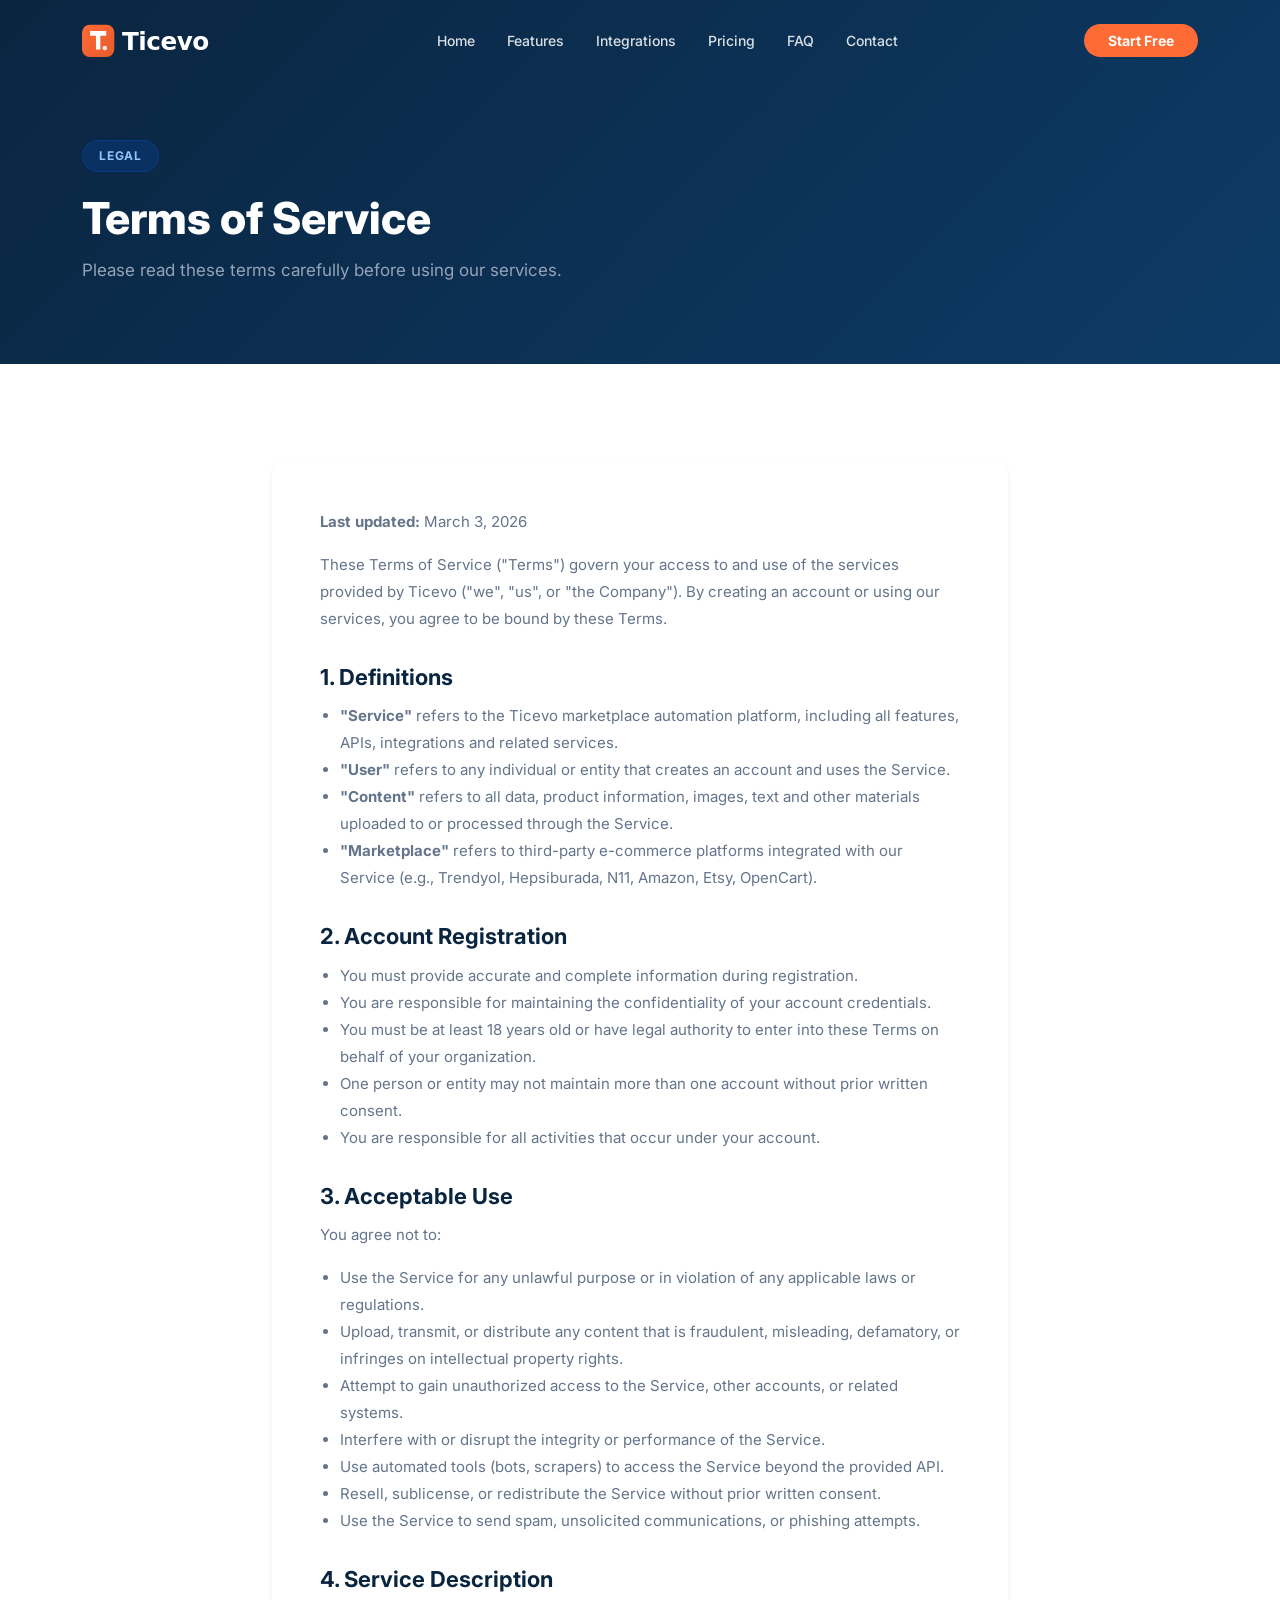
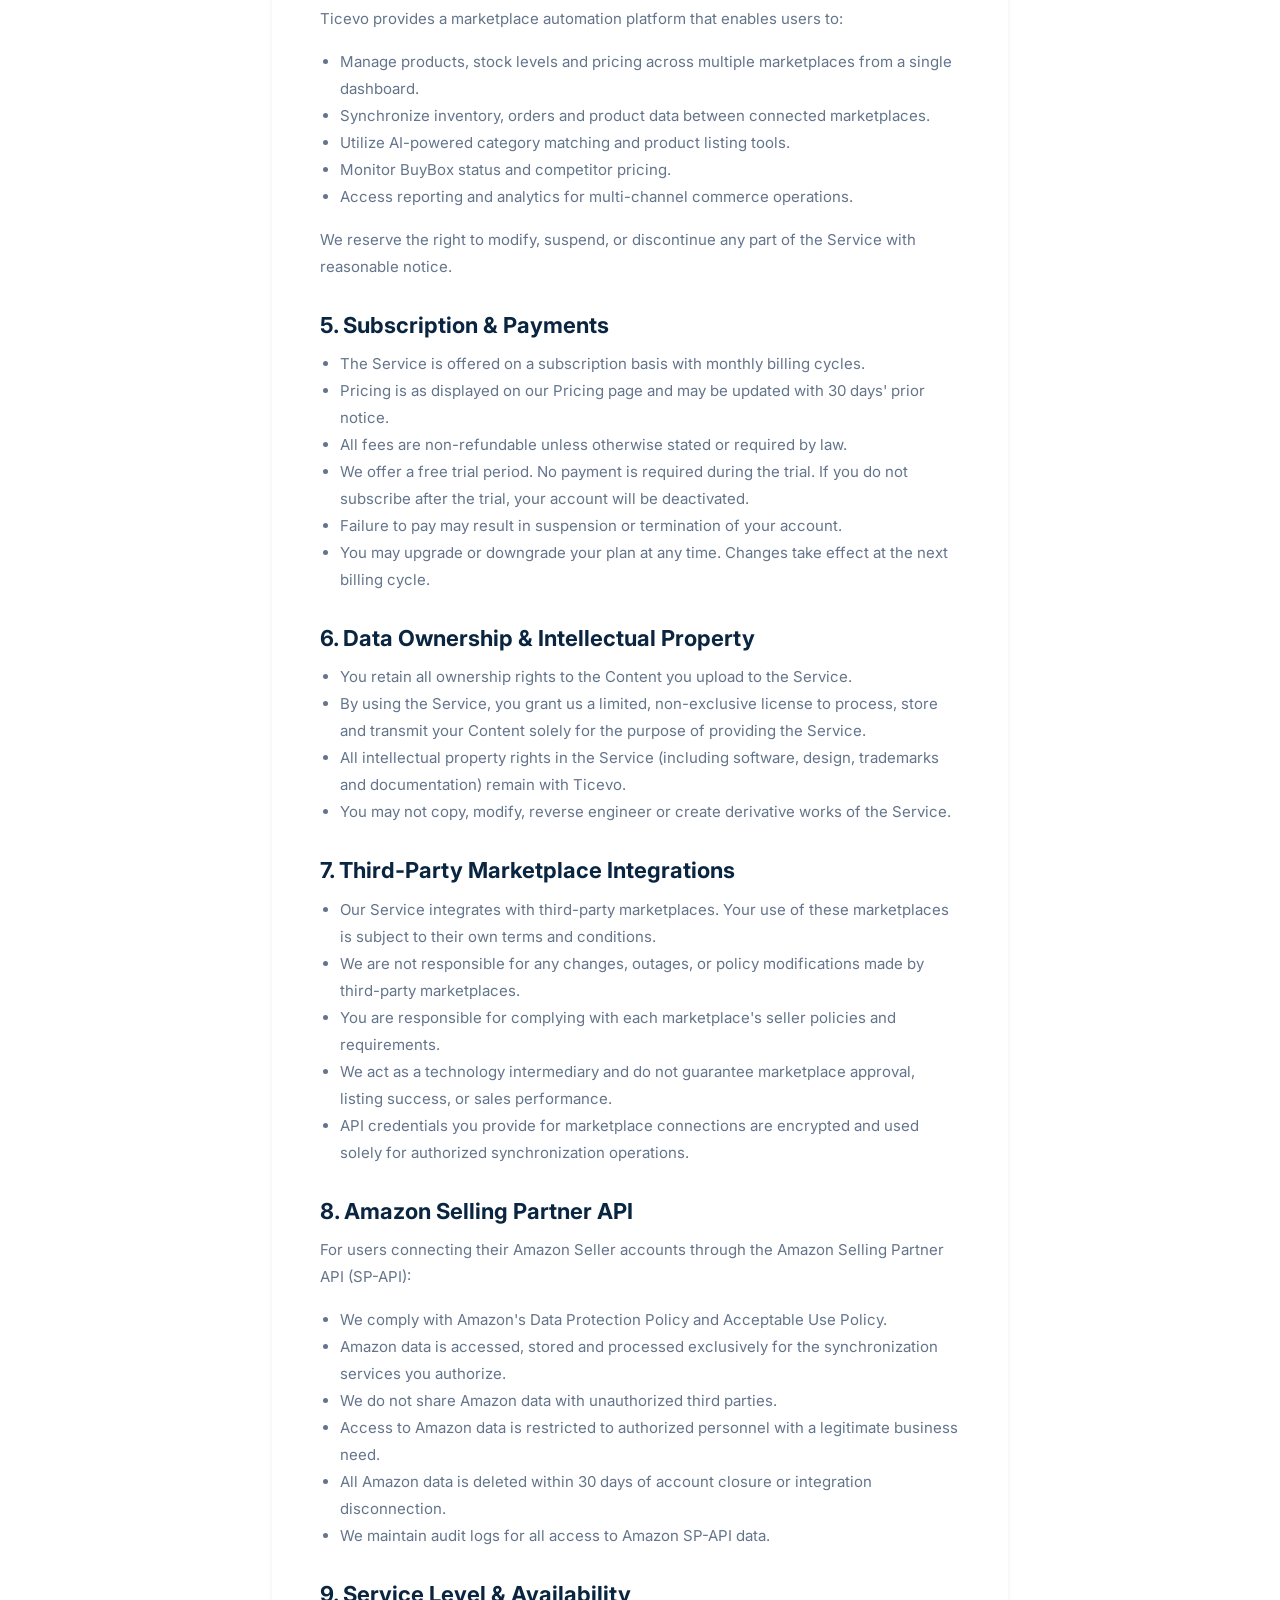
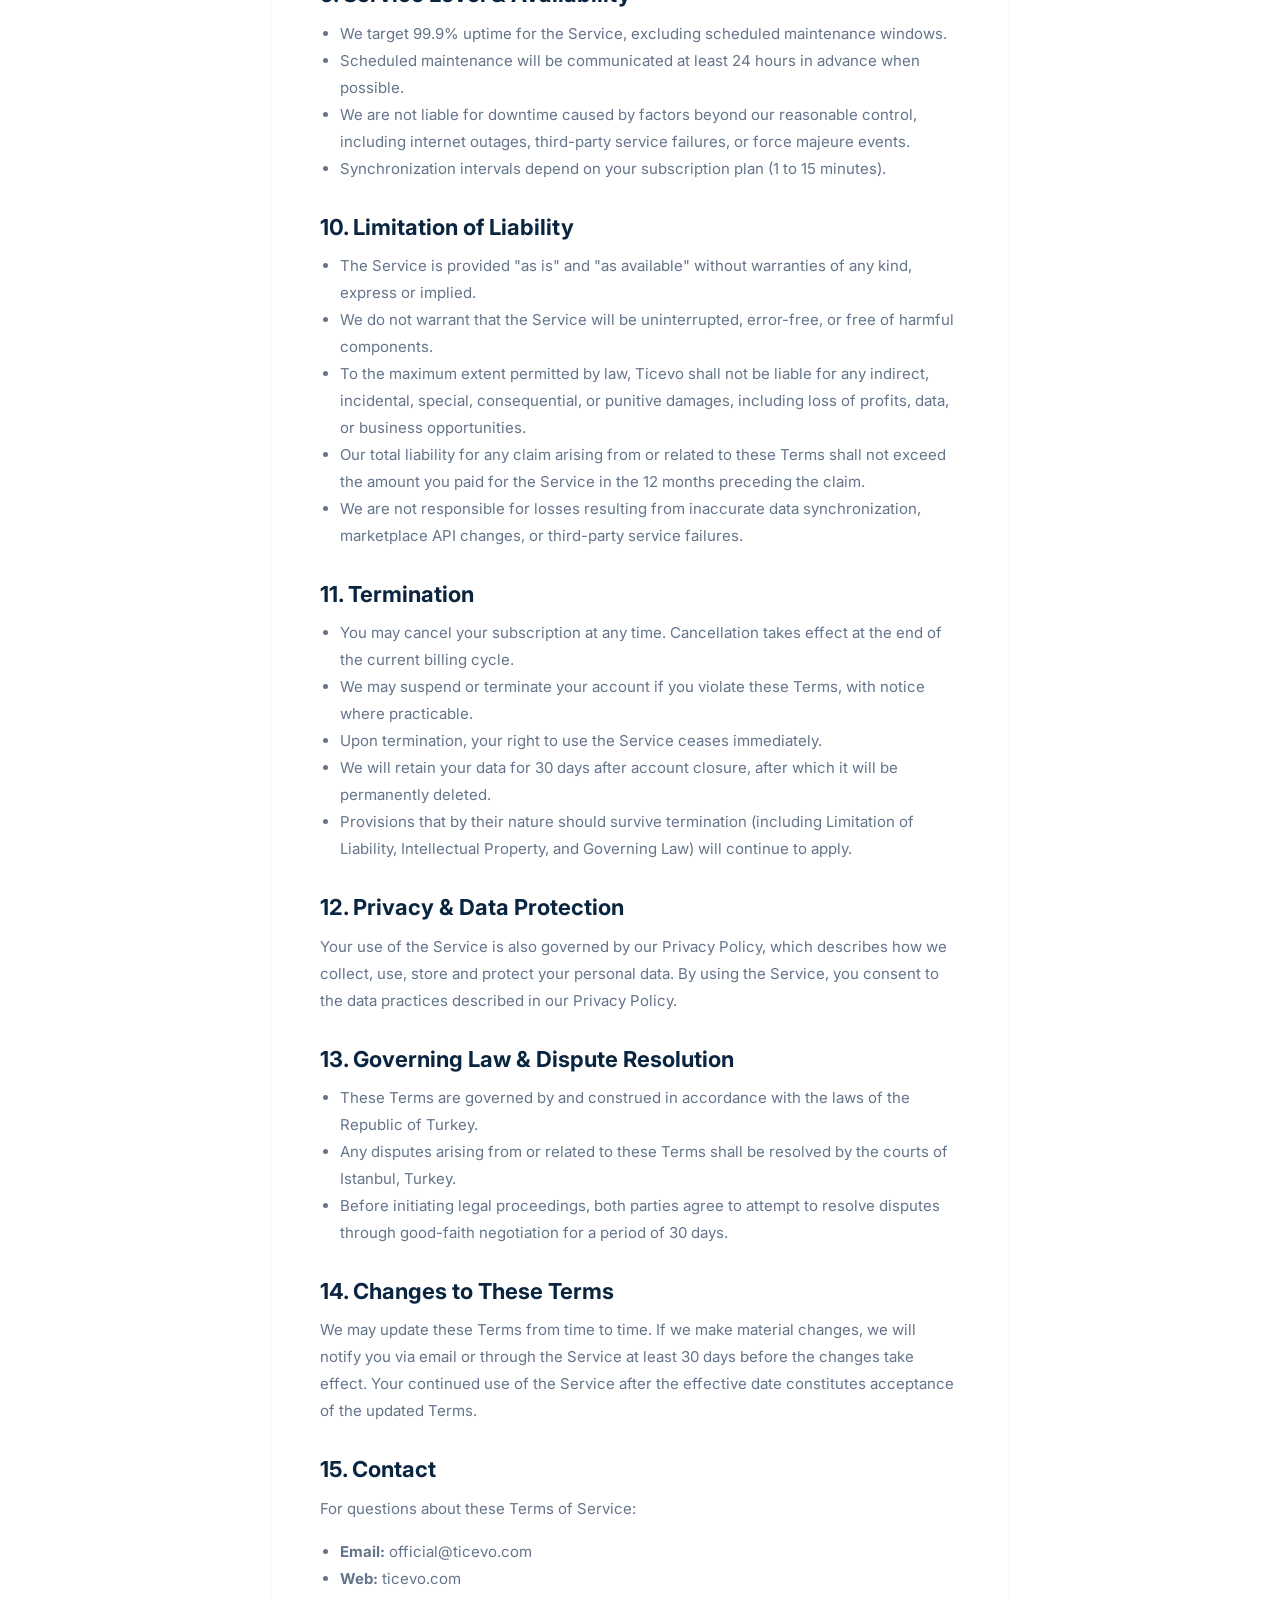
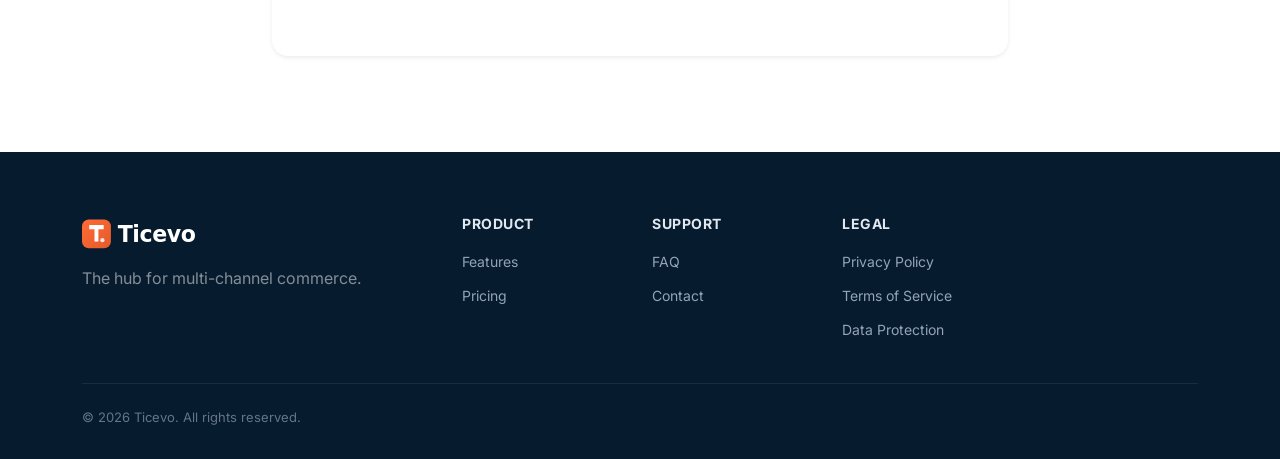
<file: terms.html>
<!DOCTYPE html>
<html lang="en">
<head>
    <meta charset="utf-8" />
    <meta name="viewport" content="width=device-width, initial-scale=1.0" />
    <title>Terms of Service - Ticevo</title>
    <meta name="description" content="Ticevo terms of service, acceptable use policy and service level agreement." />
    <link rel="icon" href="/favicon.ico" sizes="32x32" />
    <link rel="icon" href="/favicon.svg" type="image/svg+xml" />
    <link rel="apple-touch-icon" href="/apple-touch-icon.png" />
    <link rel="manifest" href="/site.webmanifest" />
    <link rel="canonical" href="https://ticevo.com/terms.html" />
    <link rel="preconnect" href="https://fonts.googleapis.com" />
    <link rel="preconnect" href="https://fonts.gstatic.com" crossorigin />
    <link href="https://fonts.googleapis.com/css2?family=Inter:wght@400;500;600;700;800&display=swap" rel="stylesheet" />
    <link href="https://cdn.jsdelivr.net/npm/bootstrap@5.3.3/dist/css/bootstrap.min.css" rel="stylesheet" />
    <link href="https://cdn.jsdelivr.net/npm/bootstrap-icons@1.11.3/font/bootstrap-icons.min.css" rel="stylesheet" />
    <link href="https://unpkg.com/aos@2.3.4/dist/aos.css" rel="stylesheet" />
    <link rel="stylesheet" href="css/site.css" />
</head>
<body>
    <nav class="navbar navbar-expand-lg fixed-top" id="mainNavbar">
        <div class="container">
            <a class="navbar-brand d-flex align-items-center gap-2" href="/"><img src="/logo-white.svg" alt="Ticevo" class="navbar-logo" id="navbarLogo" height="38"></a>
            <button class="navbar-toggler border-0" type="button" data-bs-toggle="collapse" data-bs-target="#navbarNav"><span class="navbar-toggler-icon"></span></button>
            <div class="collapse navbar-collapse" id="navbarNav">
                <ul class="navbar-nav mx-auto gap-1">
                    <li class="nav-item"><a class="nav-link" href="/">Home</a></li>
                    <li class="nav-item"><a class="nav-link" href="features.html">Features</a></li>
                    <li class="nav-item"><a class="nav-link" href="integrations.html">Integrations</a></li>
                    <li class="nav-item"><a class="nav-link" href="pricing.html">Pricing</a></li>
                    <li class="nav-item"><a class="nav-link" href="faq.html">FAQ</a></li>
                    <li class="nav-item"><a class="nav-link" href="contact.html">Contact</a></li>
                </ul>
                <a class="btn btn-accent rounded-pill px-4 fw-bold" href="contact.html">Start Free</a>
            </div>
        </div>
    </nav>

    <main id="content">
        <section class="page-hero">
            <div class="container" data-aos="fade-up">
                <span class="hero-badge">LEGAL</span>
                <h1>Terms of Service</h1>
                <p>Please read these terms carefully before using our services.</p>
            </div>
        </section>

        <section class="section">
            <div class="container">
                <div class="row justify-content-center">
                    <div class="col-lg-8">
                        <div class="bg-white rounded-4 p-4 p-md-5 shadow-sm privacy-content">

                            <p><strong>Last updated:</strong> March 3, 2026</p>
                            <p>These Terms of Service ("Terms") govern your access to and use of the services provided by Ticevo ("we", "us", or "the Company"). By creating an account or using our services, you agree to be bound by these Terms.</p>

                            <h2>1. Definitions</h2>
                            <ul>
                                <li><strong>"Service"</strong> refers to the Ticevo marketplace automation platform, including all features, APIs, integrations and related services.</li>
                                <li><strong>"User"</strong> refers to any individual or entity that creates an account and uses the Service.</li>
                                <li><strong>"Content"</strong> refers to all data, product information, images, text and other materials uploaded to or processed through the Service.</li>
                                <li><strong>"Marketplace"</strong> refers to third-party e-commerce platforms integrated with our Service (e.g., Trendyol, Hepsiburada, N11, Amazon, Etsy, OpenCart).</li>
                            </ul>

                            <h2>2. Account Registration</h2>
                            <ul>
                                <li>You must provide accurate and complete information during registration.</li>
                                <li>You are responsible for maintaining the confidentiality of your account credentials.</li>
                                <li>You must be at least 18 years old or have legal authority to enter into these Terms on behalf of your organization.</li>
                                <li>One person or entity may not maintain more than one account without prior written consent.</li>
                                <li>You are responsible for all activities that occur under your account.</li>
                            </ul>

                            <h2>3. Acceptable Use</h2>
                            <p>You agree not to:</p>
                            <ul>
                                <li>Use the Service for any unlawful purpose or in violation of any applicable laws or regulations.</li>
                                <li>Upload, transmit, or distribute any content that is fraudulent, misleading, defamatory, or infringes on intellectual property rights.</li>
                                <li>Attempt to gain unauthorized access to the Service, other accounts, or related systems.</li>
                                <li>Interfere with or disrupt the integrity or performance of the Service.</li>
                                <li>Use automated tools (bots, scrapers) to access the Service beyond the provided API.</li>
                                <li>Resell, sublicense, or redistribute the Service without prior written consent.</li>
                                <li>Use the Service to send spam, unsolicited communications, or phishing attempts.</li>
                            </ul>

                            <h2>4. Service Description</h2>
                            <p>Ticevo provides a marketplace automation platform that enables users to:</p>
                            <ul>
                                <li>Manage products, stock levels and pricing across multiple marketplaces from a single dashboard.</li>
                                <li>Synchronize inventory, orders and product data between connected marketplaces.</li>
                                <li>Utilize AI-powered category matching and product listing tools.</li>
                                <li>Monitor BuyBox status and competitor pricing.</li>
                                <li>Access reporting and analytics for multi-channel commerce operations.</li>
                            </ul>
                            <p>We reserve the right to modify, suspend, or discontinue any part of the Service with reasonable notice.</p>

                            <h2>5. Subscription &amp; Payments</h2>
                            <ul>
                                <li>The Service is offered on a subscription basis with monthly billing cycles.</li>
                                <li>Pricing is as displayed on our <a href="pricing.html">Pricing page</a> and may be updated with 30 days' prior notice.</li>
                                <li>All fees are non-refundable unless otherwise stated or required by law.</li>
                                <li>We offer a free trial period. No payment is required during the trial. If you do not subscribe after the trial, your account will be deactivated.</li>
                                <li>Failure to pay may result in suspension or termination of your account.</li>
                                <li>You may upgrade or downgrade your plan at any time. Changes take effect at the next billing cycle.</li>
                            </ul>

                            <h2>6. Data Ownership &amp; Intellectual Property</h2>
                            <ul>
                                <li>You retain all ownership rights to the Content you upload to the Service.</li>
                                <li>By using the Service, you grant us a limited, non-exclusive license to process, store and transmit your Content solely for the purpose of providing the Service.</li>
                                <li>All intellectual property rights in the Service (including software, design, trademarks and documentation) remain with Ticevo.</li>
                                <li>You may not copy, modify, reverse engineer or create derivative works of the Service.</li>
                            </ul>

                            <h2>7. Third-Party Marketplace Integrations</h2>
                            <ul>
                                <li>Our Service integrates with third-party marketplaces. Your use of these marketplaces is subject to their own terms and conditions.</li>
                                <li>We are not responsible for any changes, outages, or policy modifications made by third-party marketplaces.</li>
                                <li>You are responsible for complying with each marketplace's seller policies and requirements.</li>
                                <li>We act as a technology intermediary and do not guarantee marketplace approval, listing success, or sales performance.</li>
                                <li>API credentials you provide for marketplace connections are encrypted and used solely for authorized synchronization operations.</li>
                            </ul>

                            <h2>8. Amazon Selling Partner API</h2>
                            <p>For users connecting their Amazon Seller accounts through the Amazon Selling Partner API (SP-API):</p>
                            <ul>
                                <li>We comply with Amazon's <a href="https://developer-docs.amazon.com/sp-api/docs/data-protection-policy" target="_blank" rel="noopener">Data Protection Policy</a> and Acceptable Use Policy.</li>
                                <li>Amazon data is accessed, stored and processed exclusively for the synchronization services you authorize.</li>
                                <li>We do not share Amazon data with unauthorized third parties.</li>
                                <li>Access to Amazon data is restricted to authorized personnel with a legitimate business need.</li>
                                <li>All Amazon data is deleted within 30 days of account closure or integration disconnection.</li>
                                <li>We maintain audit logs for all access to Amazon SP-API data.</li>
                            </ul>

                            <h2>9. Service Level &amp; Availability</h2>
                            <ul>
                                <li>We target 99.9% uptime for the Service, excluding scheduled maintenance windows.</li>
                                <li>Scheduled maintenance will be communicated at least 24 hours in advance when possible.</li>
                                <li>We are not liable for downtime caused by factors beyond our reasonable control, including internet outages, third-party service failures, or force majeure events.</li>
                                <li>Synchronization intervals depend on your subscription plan (1 to 15 minutes).</li>
                            </ul>

                            <h2>10. Limitation of Liability</h2>
                            <ul>
                                <li>The Service is provided "as is" and "as available" without warranties of any kind, express or implied.</li>
                                <li>We do not warrant that the Service will be uninterrupted, error-free, or free of harmful components.</li>
                                <li>To the maximum extent permitted by law, Ticevo shall not be liable for any indirect, incidental, special, consequential, or punitive damages, including loss of profits, data, or business opportunities.</li>
                                <li>Our total liability for any claim arising from or related to these Terms shall not exceed the amount you paid for the Service in the 12 months preceding the claim.</li>
                                <li>We are not responsible for losses resulting from inaccurate data synchronization, marketplace API changes, or third-party service failures.</li>
                            </ul>

                            <h2>11. Termination</h2>
                            <ul>
                                <li>You may cancel your subscription at any time. Cancellation takes effect at the end of the current billing cycle.</li>
                                <li>We may suspend or terminate your account if you violate these Terms, with notice where practicable.</li>
                                <li>Upon termination, your right to use the Service ceases immediately.</li>
                                <li>We will retain your data for 30 days after account closure, after which it will be permanently deleted.</li>
                                <li>Provisions that by their nature should survive termination (including Limitation of Liability, Intellectual Property, and Governing Law) will continue to apply.</li>
                            </ul>

                            <h2>12. Privacy &amp; Data Protection</h2>
                            <p>Your use of the Service is also governed by our <a href="privacy.html">Privacy Policy</a>, which describes how we collect, use, store and protect your personal data. By using the Service, you consent to the data practices described in our Privacy Policy.</p>

                            <h2>13. Governing Law &amp; Dispute Resolution</h2>
                            <ul>
                                <li>These Terms are governed by and construed in accordance with the laws of the Republic of Turkey.</li>
                                <li>Any disputes arising from or related to these Terms shall be resolved by the courts of Istanbul, Turkey.</li>
                                <li>Before initiating legal proceedings, both parties agree to attempt to resolve disputes through good-faith negotiation for a period of 30 days.</li>
                            </ul>

                            <h2>14. Changes to These Terms</h2>
                            <p>We may update these Terms from time to time. If we make material changes, we will notify you via email or through the Service at least 30 days before the changes take effect. Your continued use of the Service after the effective date constitutes acceptance of the updated Terms.</p>

                            <h2>15. Contact</h2>
                            <p>For questions about these Terms of Service:</p>
                            <ul>
                                <li><strong>Email:</strong> official@ticevo.com</li>
                                <li><strong>Web:</strong> <a href="https://ticevo.com">ticevo.com</a></li>
                            </ul>

                        </div>
                    </div>
                </div>
            </div>
        </section>
    </main>

    <footer class="site-footer">
        <div class="container">
            <div class="row g-4">
                <div class="col-lg-4 col-md-6">
                    <div class="d-flex align-items-center gap-2 mb-3"><img src="/logo-white.svg" alt="Ticevo" class="footer-logo" height="34"></div>
                    <p class="text-white-50 mb-3">The hub for multi-channel commerce.</p>
                </div>
                <div class="col-6 col-md-3 col-lg-2">
                    <h6 class="footer-title">Product</h6>
                    <ul class="footer-links"><li><a href="features.html">Features</a></li><li><a href="pricing.html">Pricing</a></li></ul>
                </div>
                <div class="col-6 col-md-3 col-lg-2">
                    <h6 class="footer-title">Support</h6>
                    <ul class="footer-links"><li><a href="faq.html">FAQ</a></li><li><a href="contact.html">Contact</a></li></ul>
                </div>
                <div class="col-6 col-md-3 col-lg-2">
                    <h6 class="footer-title">Legal</h6>
                    <ul class="footer-links">
                        <li><a href="privacy.html">Privacy Policy</a></li>
                        <li><a href="terms.html">Terms of Service</a></li>
                        <li><a href="privacy.html#data-protection">Data Protection</a></li>
                    </ul>
                </div>
            </div>
            <hr class="footer-divider" />
            <div class="footer-bottom">&copy; 2026 Ticevo. All rights reserved.</div>
        </div>
    </footer>

    <script src="https://cdn.jsdelivr.net/npm/bootstrap@5.3.3/dist/js/bootstrap.bundle.min.js"></script>
    <script src="https://unpkg.com/aos@2.3.4/dist/aos.js"></script>
    <script src="js/site.js"></script>
</body>
</html>
</file>
<file: css/site.css>
/* ===== Ticevo Landing Page - Modern SaaS Design ===== */

/* --- CSS Variables --- */
:root {
  --brand: #0A2540;
  --brand-dark: #061B2E;
  --accent: #FF6B35;
  --accent-soft: #FFF0EA;
  --accent-hover: #E55A2B;
  --blue: #0066FF;
  --blue-soft: #EBF3FF;
  --cream: #F8FAFC;
  --ivory: #FFFFFF;
  --ink: #0f172a;
  --muted: #64748B;
  --card: #FFFFFF;
  --stroke: #E2E8F0;
  --success: #10B981;
}

/* --- Base --- */
body {
  font-family: 'Inter', system-ui, -apple-system, 'Segoe UI', sans-serif;
  color: var(--ink);
  background: var(--ivory);
}

a {
  color: inherit;
  text-decoration: none;
  transition: color 0.2s;
}

img {
  max-width: 100%;
  display: block;
}

/* --- Navbar --- */
.navbar {
  background: transparent;
  padding: 16px 0;
  transition: background 0.3s, box-shadow 0.3s, padding 0.3s;
}

.navbar.scrolled {
  background: rgba(255, 255, 255, 0.97);
  box-shadow: 0 1px 3px rgba(0, 0, 0, 0.06);
  padding: 10px 0;
}

.navbar-logo {
  transition: opacity 0.3s;
}

/* Default: transparent navbar = white links */
.navbar .nav-link {
  font-size: 14px;
  font-weight: 500;
  color: rgba(255, 255, 255, 0.85);
  padding: 8px 14px !important;
  border-radius: 8px;
  transition: color 0.2s, background 0.2s;
}

.navbar .nav-link:hover {
  color: #fff;
  background: rgba(255, 255, 255, 0.1);
}

.navbar .nav-link.active {
  color: #fff;
  font-weight: 700;
}

/* Scrolled: white navbar = dark links */
.navbar.scrolled .nav-link {
  color: #374151;
}

.navbar.scrolled .nav-link:hover {
  color: var(--brand);
  background: var(--cream);
}

.navbar.scrolled .nav-link.active {
  color: var(--brand);
}

.btn-accent {
  background: var(--accent);
  color: #fff;
  font-size: 14px;
  border: none;
  transition: background 0.2s, transform 0.15s;
}

.btn-accent:hover {
  background: var(--accent-hover);
  color: #fff;
  transform: translateY(-1px);
}

/* Navbar toggler icon: white on transparent, dark on scrolled */
.navbar .navbar-toggler-icon {
  filter: invert(1);
}

.navbar.scrolled .navbar-toggler-icon {
  filter: none;
}

/* --- Hero Section --- */
.hero {
  background: linear-gradient(135deg, #0A2540 0%, #0D3B66 100%);
  padding: 140px 0 100px;
  color: #fff;
  position: relative;
  overflow: hidden;
}

.hero::after {
  content: '';
  position: absolute;
  top: -50%;
  right: -20%;
  width: 600px;
  height: 600px;
  background: radial-gradient(circle, rgba(0, 102, 255, 0.12) 0%, transparent 70%);
  border-radius: 50%;
  pointer-events: none;
}

.hero-badge {
  display: inline-flex;
  align-items: center;
  gap: 8px;
  background: rgba(0, 102, 255, 0.15);
  color: #93C5FD;
  font-size: 12px;
  font-weight: 700;
  letter-spacing: 0.8px;
  padding: 6px 16px;
  border-radius: 999px;
  margin-bottom: 20px;
  border: 1px solid rgba(0, 102, 255, 0.2);
}

.hero h1 {
  font-size: clamp(36px, 4vw, 52px);
  font-weight: 800;
  line-height: 1.1;
  color: #fff;
  margin-bottom: 16px;
  letter-spacing: -0.5px;
}

.hero-sub {
  color: #94A3B8;
  font-size: 18px;
  line-height: 1.7;
  margin-bottom: 28px;
  max-width: 520px;
}

.hero-trust {
  color: #64748B;
  font-size: 13px;
  margin-top: 16px;
}

.hero-trust span {
  color: #94A3B8;
  font-weight: 500;
}

/* Hero buttons */
.btn-hero-primary {
  background: var(--accent);
  color: #fff;
  padding: 14px 28px;
  border-radius: 999px;
  font-size: 15px;
  font-weight: 700;
  display: inline-flex;
  align-items: center;
  gap: 8px;
  border: none;
  transition: background 0.2s, transform 0.15s;
}

.btn-hero-primary:hover {
  background: var(--accent-hover);
  color: #fff;
  transform: translateY(-2px);
}

.btn-hero-secondary {
  background: rgba(255, 255, 255, 0.1);
  color: #fff;
  padding: 14px 28px;
  border-radius: 999px;
  font-size: 15px;
  font-weight: 600;
  display: inline-flex;
  align-items: center;
  gap: 8px;
  border: 1px solid rgba(255, 255, 255, 0.2);
  transition: background 0.2s;
}

.btn-hero-secondary:hover {
  background: rgba(255, 255, 255, 0.15);
  color: #fff;
}

/* Mock Dashboard Card */
.mock-card {
  background: var(--card);
  border-radius: 20px;
  padding: 20px;
  box-shadow: 0 25px 60px rgba(0, 0, 0, 0.3);
}

.mock-top {
  height: 36px;
  border-radius: 10px;
  background: #F8FAFC;
  display: flex;
  align-items: center;
  gap: 6px;
  padding: 0 14px;
  margin-bottom: 16px;
}

.dot {
  width: 8px;
  height: 8px;
  border-radius: 50%;
  display: inline-block;
}

.dot.orange { background: var(--accent); }
.dot.blue { background: var(--blue); }
.dot.green { background: var(--success); }

.mock-stats {
  display: grid;
  grid-template-columns: repeat(3, 1fr);
  gap: 10px;
  margin-bottom: 14px;
}

.mock-stat {
  background: var(--blue-soft);
  border-radius: 12px;
  padding: 14px;
}

.mock-stat small {
  display: block;
  color: var(--muted);
  font-size: 11px;
  margin-bottom: 2px;
}

.mock-stat strong {
  font-size: 22px;
  font-weight: 800;
  color: var(--brand);
}

.mock-chart {
  height: 100px;
  border-radius: 12px;
  background: linear-gradient(135deg, var(--blue-soft) 0%, #F0F4FF 100%);
  padding: 14px;
  color: var(--muted);
  font-size: 12px;
  display: flex;
  align-items: flex-end;
}

/* --- Stats Strip --- */
.stats-strip {
  background: #fff;
  padding: 48px 0;
  border-bottom: 1px solid var(--stroke);
}

.stat-item {
  text-align: center;
  padding: 16px;
}

.stat-item strong {
  display: block;
  font-size: 32px;
  font-weight: 800;
  color: var(--brand);
  margin-bottom: 4px;
}

.stat-item span {
  color: var(--muted);
  font-size: 14px;
  font-weight: 500;
}

/* --- Sections --- */
.section {
  padding: 96px 0;
}

.section-alt {
  background: var(--cream);
}

.section-badge {
  display: inline-flex;
  align-items: center;
  gap: 6px;
  background: var(--blue-soft);
  color: var(--blue);
  font-size: 12px;
  font-weight: 700;
  letter-spacing: 0.8px;
  padding: 6px 14px;
  border-radius: 999px;
  margin-bottom: 16px;
}

.section-title {
  font-size: 34px;
  font-weight: 800;
  color: var(--brand);
  margin-bottom: 12px;
  letter-spacing: -0.3px;
}

.section-sub {
  color: var(--muted);
  font-size: 16px;
  line-height: 1.6;
  margin-bottom: 48px;
  max-width: 560px;
}

.section-sub.text-center {
  margin-left: auto;
  margin-right: auto;
}

/* --- Feature Cards --- */
.feature-card {
  background: var(--card);
  border-radius: 16px;
  padding: 28px;
  border: 1px solid var(--stroke);
  transition: box-shadow 0.3s, transform 0.3s;
  height: 100%;
}

.feature-card:hover {
  box-shadow: 0 12px 32px rgba(0, 0, 0, 0.06);
  transform: translateY(-4px);
}

.feature-card .icon-pill {
  width: 44px;
  height: 44px;
  border-radius: 12px;
  background: var(--blue-soft);
  display: inline-flex;
  align-items: center;
  justify-content: center;
  color: var(--blue);
  font-size: 20px;
  margin-bottom: 16px;
}

.feature-card h3 {
  font-size: 18px;
  font-weight: 700;
  color: var(--brand);
  margin-bottom: 8px;
}

.feature-card p {
  color: var(--muted);
  font-size: 14px;
  line-height: 1.6;
  margin: 0;
}

/* --- Workflow / Steps --- */
.step-card {
  text-align: center;
  padding: 28px 20px;
  position: relative;
}

.step-number {
  width: 48px;
  height: 48px;
  border-radius: 50%;
  background: linear-gradient(135deg, var(--accent) 0%, var(--accent-hover) 100%);
  color: #fff;
  font-weight: 800;
  font-size: 20px;
  display: inline-flex;
  align-items: center;
  justify-content: center;
  margin-bottom: 16px;
}

.step-card h3 {
  font-size: 17px;
  font-weight: 700;
  color: var(--brand);
  margin-bottom: 8px;
}

.step-card p {
  color: var(--muted);
  font-size: 14px;
  line-height: 1.6;
  margin: 0;
}

/* --- Logo / Integration Cards --- */
.logo-card {
  background: #fff;
  border-radius: 14px;
  border: 1px solid var(--stroke);
  padding: 24px 20px;
  text-align: center;
  font-weight: 700;
  font-size: 15px;
  color: var(--brand);
  transition: box-shadow 0.3s, transform 0.3s;
  display: flex;
  align-items: center;
  justify-content: center;
  gap: 10px;
  min-height: 80px;
}

.logo-card:hover {
  box-shadow: 0 8px 24px rgba(0, 0, 0, 0.06);
  transform: translateY(-2px);
}

.logo-card i {
  font-size: 24px;
}

.logo-card.coming-soon {
  opacity: 0.5;
  background: var(--cream);
}

.coming-soon-badge {
  font-size: 10px;
  font-weight: 600;
  background: var(--accent-soft);
  color: var(--accent);
  padding: 2px 8px;
  border-radius: 999px;
}

/* --- Plan Cards --- */
.plan-card {
  background: var(--card);
  border-radius: 20px;
  padding: 32px 24px;
  border: 1px solid var(--stroke);
  display: flex;
  flex-direction: column;
  height: 100%;
  transition: box-shadow 0.3s, transform 0.3s;
}

.plan-card:hover {
  box-shadow: 0 12px 32px rgba(0, 0, 0, 0.08);
}

.plan-card.featured {
  border: 2px solid var(--accent);
  position: relative;
  transform: scale(1.03);
  box-shadow: 0 16px 40px rgba(255, 107, 53, 0.12);
}

.plan-card.featured:hover {
  transform: scale(1.05);
}

.plan-badge {
  position: absolute;
  top: -12px;
  left: 50%;
  transform: translateX(-50%);
  background: var(--accent);
  color: #fff;
  font-size: 12px;
  font-weight: 700;
  padding: 4px 16px;
  border-radius: 999px;
  white-space: nowrap;
}

.plan-card h3 {
  font-size: 20px;
  font-weight: 700;
  color: var(--brand);
  margin-bottom: 4px;
}

.plan-price {
  font-size: 32px;
  font-weight: 800;
  color: var(--brand);
  margin: 12px 0 4px;
}

.plan-price span {
  font-size: 15px;
  font-weight: 500;
  color: var(--muted);
}

.plan-store-info {
  font-size: 13px;
  font-weight: 600;
  color: var(--accent);
  margin-bottom: 20px;
  padding-bottom: 20px;
  border-bottom: 1px solid var(--stroke);
}

.plan-list {
  list-style: none;
  padding: 0;
  margin: 0 0 24px;
  flex-grow: 1;
}

.plan-list li {
  padding: 6px 0;
  font-size: 14px;
  color: #475569;
  display: flex;
  align-items: center;
  gap: 10px;
}

.plan-list li i {
  color: var(--success);
  font-size: 16px;
  flex-shrink: 0;
}

.plan-cta {
  display: block;
  text-align: center;
  padding: 12px;
  border-radius: 999px;
  font-weight: 700;
  font-size: 14px;
  transition: all 0.2s;
  margin-top: auto;
}

.plan-cta-primary {
  background: var(--accent);
  color: #fff;
}

.plan-cta-primary:hover {
  background: var(--accent-hover);
  color: #fff;
  transform: translateY(-1px);
}

.plan-cta-secondary {
  background: var(--brand);
  color: #fff;
}

.plan-cta-secondary:hover {
  background: #0D3B66;
  color: #fff;
  transform: translateY(-1px);
}

.plan-cta-outline {
  background: transparent;
  color: var(--brand);
  border: 1px solid var(--stroke);
}

.plan-cta-outline:hover {
  background: var(--cream);
  color: var(--brand);
}

/* --- FAQ Accordion --- */
.accordion-item {
  border: 1px solid var(--stroke);
  border-radius: 14px !important;
  margin-bottom: 12px;
  overflow: hidden;
}

.accordion-button {
  font-weight: 600;
  font-size: 15px;
  color: var(--ink);
  background: #fff;
  padding: 18px 24px;
  box-shadow: none !important;
}

.accordion-button:not(.collapsed) {
  background: var(--cream);
  color: var(--brand);
}

.accordion-button::after {
  background-size: 16px;
}

.accordion-body {
  padding: 0 24px 20px;
  color: var(--muted);
  font-size: 14px;
  line-height: 1.7;
}

/* --- CTA Section --- */
.cta-section {
  background: linear-gradient(135deg, var(--accent) 0%, #E55A2B 100%);
  padding: 80px 0;
  color: #fff;
  position: relative;
  overflow: hidden;
}

.cta-section::before {
  content: '';
  position: absolute;
  top: -40%;
  right: -10%;
  width: 400px;
  height: 400px;
  background: radial-gradient(circle, rgba(255, 255, 255, 0.1) 0%, transparent 70%);
  border-radius: 50%;
  pointer-events: none;
}

.cta-section h2 {
  font-size: 34px;
  font-weight: 800;
  color: #fff;
  margin-bottom: 12px;
}

.cta-section p {
  color: rgba(255, 255, 255, 0.85);
  font-size: 16px;
  margin-bottom: 28px;
}

.btn-cta-white {
  background: #fff;
  color: var(--accent);
  padding: 14px 28px;
  border-radius: 999px;
  font-weight: 700;
  font-size: 15px;
  display: inline-flex;
  align-items: center;
  gap: 8px;
  transition: transform 0.2s, box-shadow 0.2s;
}

.btn-cta-white:hover {
  color: var(--accent-hover);
  transform: translateY(-2px);
  box-shadow: 0 8px 20px rgba(0, 0, 0, 0.12);
}

.btn-cta-outline {
  background: transparent;
  color: #fff;
  padding: 14px 28px;
  border-radius: 999px;
  font-weight: 600;
  font-size: 15px;
  display: inline-flex;
  align-items: center;
  gap: 8px;
  border: 1px solid rgba(255, 255, 255, 0.4);
  transition: background 0.2s;
}

.btn-cta-outline:hover {
  background: rgba(255, 255, 255, 0.1);
  color: #fff;
}

/* --- Footer --- */
.site-footer {
  background: var(--brand-dark);
  color: #94A3B8;
  padding: 64px 0 32px;
}

.footer-logo-mark {
  width: 14px;
  height: 14px;
  border-radius: 4px;
  background: var(--accent);
  display: inline-block;
  flex-shrink: 0;
}

.footer-logo-text {
  font-weight: 800;
  color: #fff;
  font-size: 20px;
  letter-spacing: -0.3px;
}

.footer-title {
  font-weight: 700;
  color: #E2E8F0;
  font-size: 14px;
  margin-bottom: 16px;
  text-transform: uppercase;
  letter-spacing: 0.5px;
}

.footer-links {
  list-style: none;
  padding: 0;
  margin: 0;
}

.footer-links li {
  margin-bottom: 10px;
}

.footer-links a {
  color: #94A3B8;
  font-size: 14px;
  transition: color 0.2s;
}

.footer-links a:hover {
  color: #fff;
}

.footer-social {
  width: 36px;
  height: 36px;
  border-radius: 8px;
  background: rgba(255, 255, 255, 0.06);
  display: inline-flex;
  align-items: center;
  justify-content: center;
  color: #94A3B8;
  font-size: 16px;
  transition: background 0.2s, color 0.2s;
}

.footer-social:hover {
  background: rgba(255, 255, 255, 0.12);
  color: #fff;
}

.footer-divider {
  border: none;
  height: 1px;
  background: rgba(255, 255, 255, 0.08);
  margin: 32px 0 24px;
  opacity: 1;
}

.footer-bottom {
  color: #64748B;
  font-size: 13px;
}

/* --- Contact Cards --- */
.contact-card {
  background: var(--card);
  border-radius: 16px;
  padding: 32px;
  border: 1px solid var(--stroke);
  text-align: center;
  height: 100%;
  transition: box-shadow 0.3s;
}

.contact-card:hover {
  box-shadow: 0 8px 24px rgba(0, 0, 0, 0.06);
}

.contact-card .icon-wrap {
  width: 56px;
  height: 56px;
  border-radius: 14px;
  background: var(--blue-soft);
  display: inline-flex;
  align-items: center;
  justify-content: center;
  color: var(--blue);
  font-size: 24px;
  margin-bottom: 16px;
}

.contact-card h3 {
  font-size: 18px;
  font-weight: 700;
  color: var(--brand);
  margin-bottom: 8px;
}

.contact-card p {
  color: var(--muted);
  font-size: 14px;
  margin: 0;
}

/* --- Page Hero (inner pages) --- */
.page-hero {
  background: linear-gradient(135deg, #0A2540 0%, #0D3B66 100%);
  padding: 140px 0 64px;
  color: #fff;
}

.page-hero h1 {
  font-size: clamp(32px, 3.5vw, 44px);
  font-weight: 800;
  color: #fff;
  margin-bottom: 12px;
}

.page-hero p {
  color: #94A3B8;
  font-size: 17px;
  line-height: 1.6;
  max-width: 560px;
}

/* --- Privacy Page --- */
.privacy-content h2 {
  font-size: 22px;
  font-weight: 700;
  color: var(--brand);
  margin-top: 32px;
  margin-bottom: 12px;
}

.privacy-content h3 {
  font-size: 18px;
  font-weight: 600;
  color: var(--ink);
  margin-top: 24px;
  margin-bottom: 8px;
}

.privacy-content p,
.privacy-content li {
  color: var(--muted);
  font-size: 15px;
  line-height: 1.8;
}

.privacy-content ul {
  padding-left: 20px;
}

/* --- Utility Colors --- */
.text-accent { color: var(--accent) !important; }
.text-blue { color: var(--blue) !important; }

/* --- Responsive --- */
@media (max-width: 991.98px) {
  .hero {
    padding: 120px 0 60px;
  }

  .page-hero {
    padding: 120px 0 48px;
  }

  .navbar-collapse {
    background: #fff;
    border-radius: 16px;
    padding: 16px;
    margin-top: 12px;
    box-shadow: 0 12px 32px rgba(0, 0, 0, 0.1);
  }

  .navbar-collapse .nav-link {
    color: #374151 !important;
  }

  .navbar-collapse .nav-link:hover,
  .navbar-collapse .nav-link.active {
    color: var(--brand) !important;
    background: var(--cream) !important;
  }

  .navbar-collapse .btn-accent {
    margin-top: 8px;
    width: 100%;
    text-align: center;
  }

  .plan-card.featured {
    transform: none;
  }

  .plan-card.featured:hover {
    transform: translateY(-4px);
  }

  .section {
    padding: 64px 0;
  }
}

@media (max-width: 767.98px) {
  .hero h1 {
    font-size: 32px;
  }

  .section-title {
    font-size: 28px;
  }

  .hero-sub {
    font-size: 16px;
  }

  .stat-item strong {
    font-size: 26px;
  }

  .cta-section h2 {
    font-size: 28px;
  }
}
</file>
